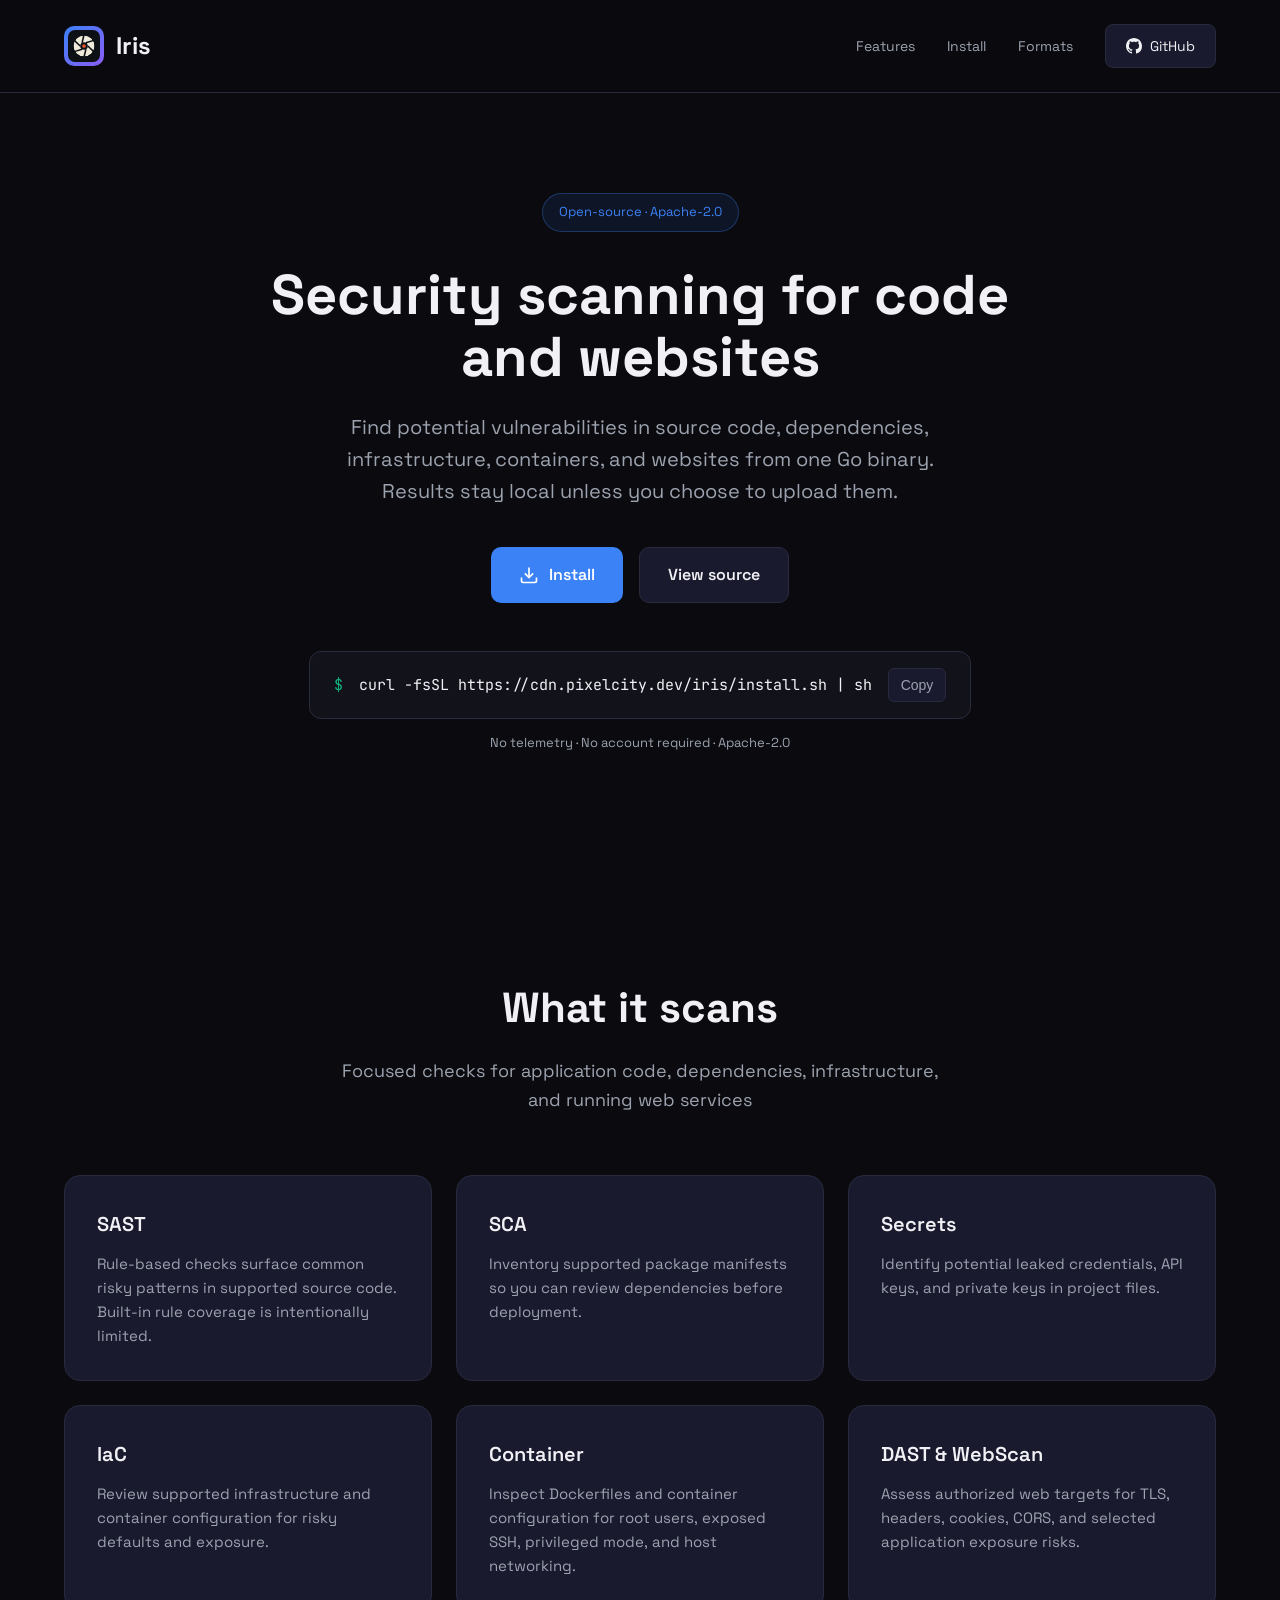
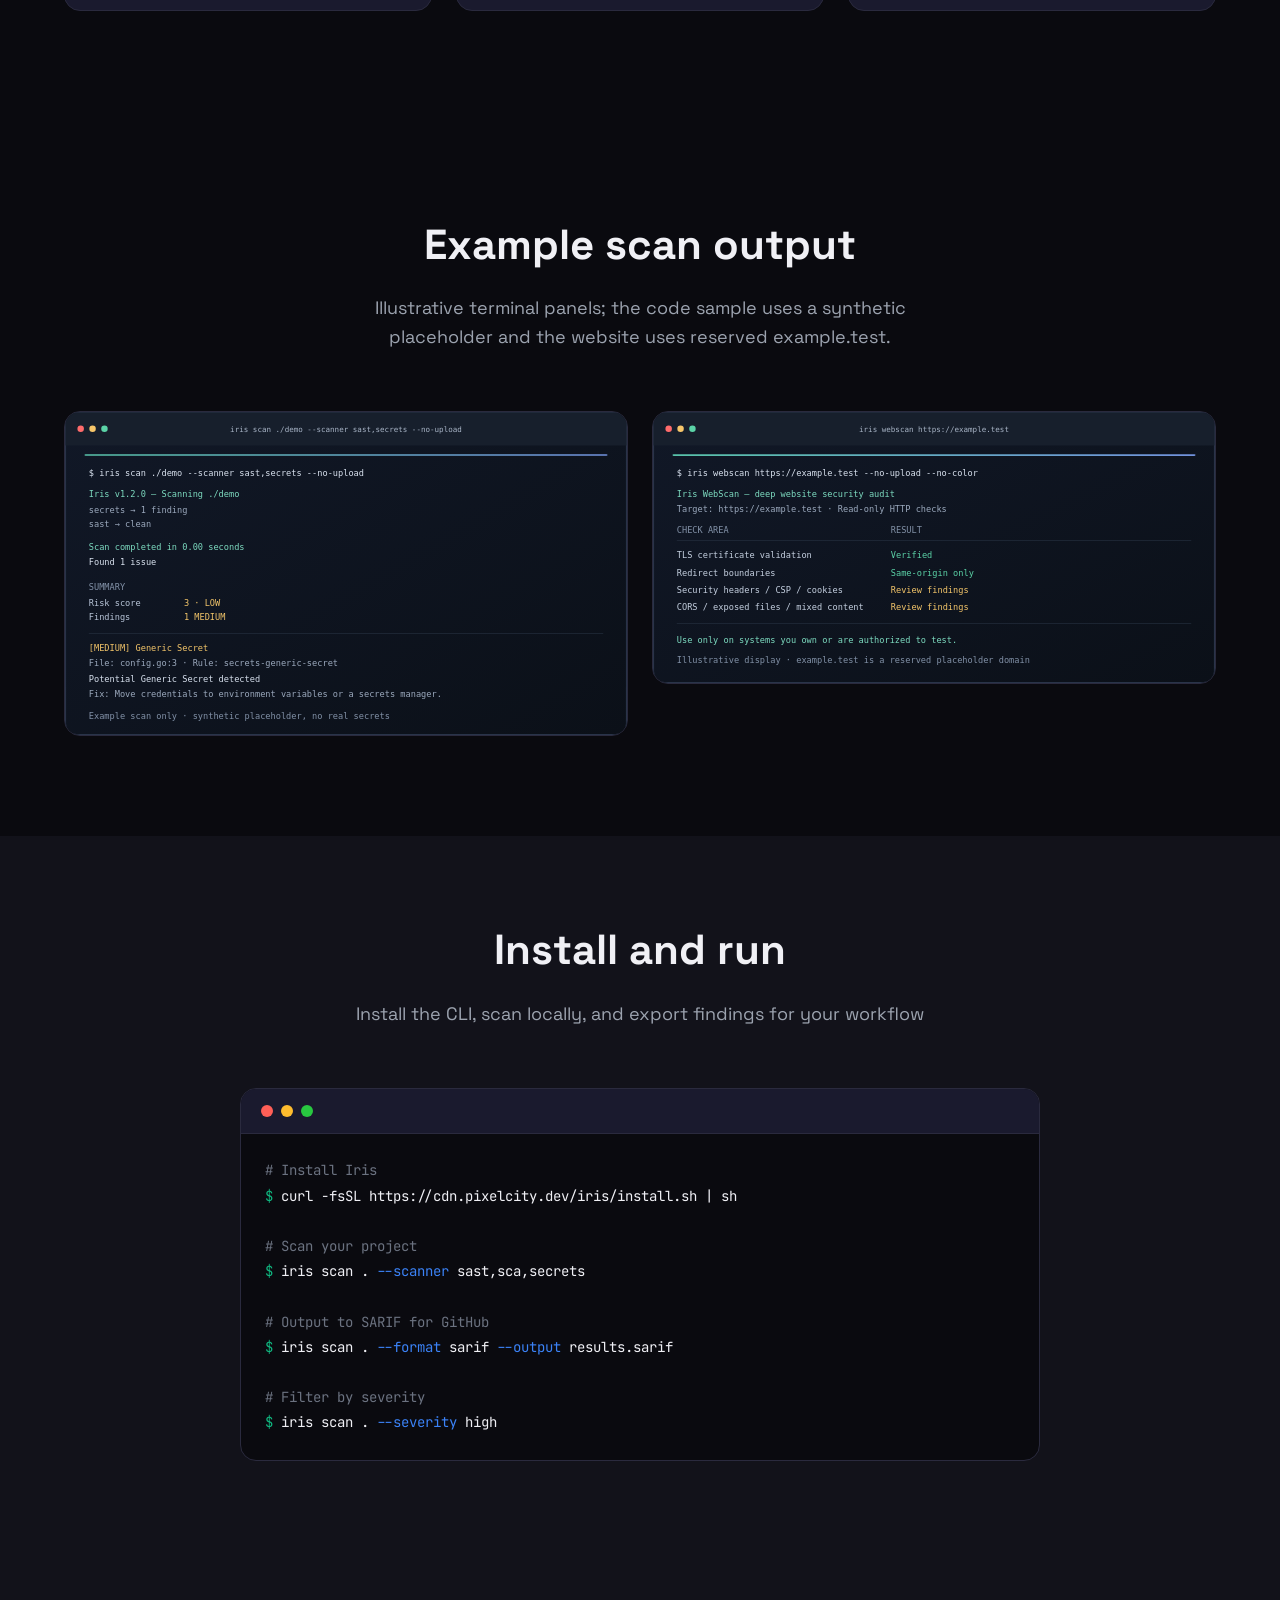
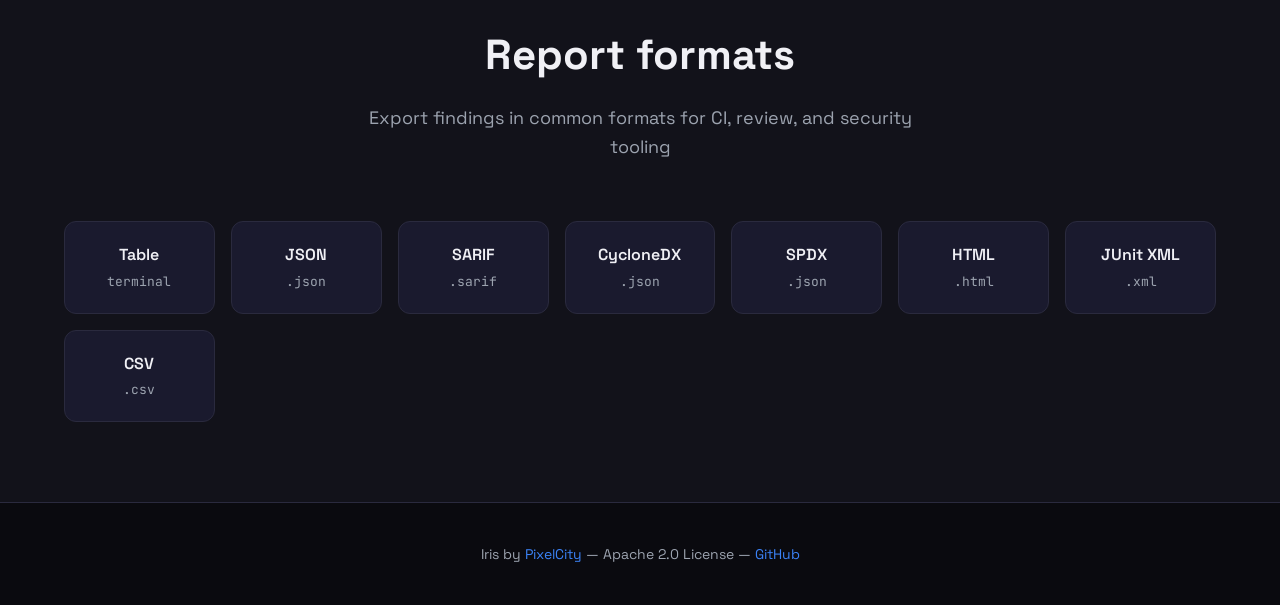
<file: landing/index.html>
<!DOCTYPE html>
<html lang="en">
<head>
    <meta charset="UTF-8">
    <meta name="viewport" content="width=device-width, initial-scale=1.0">
    <title>Iris — Open-Source Security Scanning CLI</title>
    <meta name="description" content="Scan source code, secrets, dependencies, infrastructure, containers, and websites with Iris, an open-source security CLI and CI tool.">
    <link rel="canonical" href="https://pixelcity.dev/iris">
    <meta name="theme-color" content="#0a0a0f">
    <meta property="og:type" content="website">
    <meta property="og:site_name" content="Iris">
    <meta property="og:title" content="Iris — Open-Source Security Scanning CLI">
    <meta property="og:description" content="One Go binary for secret scanning, SAST, dependency inventory, IaC, Dockerfile, DAST/WebScan, licenses, formatting, and SARIF output.">
    <meta property="og:url" content="https://pixelcity.dev/iris">
    <meta property="og:image" content="https://cdn.jsdelivr.net/gh/Pixelcity-dev/iris@master/assets/social-preview.png">
    <meta property="og:image:width" content="1200">
    <meta property="og:image:height" content="630">
    <meta property="og:image:alt" content="Iris — one binary, eleven security scans">
    <meta name="twitter:card" content="summary_large_image">
    <meta name="twitter:title" content="Iris — Open-Source Security Scanning CLI">
    <meta name="twitter:description" content="One Go binary for secret scanning, SAST, dependency inventory, IaC, Dockerfile, DAST/WebScan, licenses, formatting, and SARIF output.">
    <meta name="twitter:image" content="https://cdn.jsdelivr.net/gh/Pixelcity-dev/iris@master/assets/social-preview.png">
    <script type="application/ld+json">
    {
      "@context": "https://schema.org",
      "@type": "SoftwareApplication",
      "name": "Iris",
      "applicationCategory": "SecurityApplication",
      "operatingSystem": "Linux, macOS, Windows",
      "softwareVersion": "1.2.0",
      "description": "Open-source security toolkit for source code, secrets, dependencies, infrastructure, containers, and websites.",
      "url": "https://pixelcity.dev/iris",
      "codeRepository": "https://github.com/Pixelcity-dev/iris",
      "downloadUrl": "https://github.com/Pixelcity-dev/iris/releases",
      "license": "https://www.apache.org/licenses/LICENSE-2.0",
      "offers": { "@type": "Offer", "price": "0", "priceCurrency": "USD" }
    }
    </script>
    <link rel="icon" type="image/svg+xml" href="../assets/logo.svg">
    <link href="https://fonts.googleapis.com/css2?family=JetBrains+Mono:wght@400;500;700&family=Space+Grotesk:wght@400;500;600;700&display=swap" rel="stylesheet">
    <style>
        :root {
            --bg-primary: #0a0a0f;
            --bg-secondary: #12121a;
            --bg-card: #1a1a2e;
            --accent: #3b82f6;
            --accent-glow: rgba(59, 130, 246, 0.3);
            --green: #10b981;
            --red: #ef4444;
            --yellow: #f59e0b;
            --orange: #f97316;
            --cyan: #06b6d4;
            --purple: #8b5cf6;
            --text-primary: #f0f0f5;
            --text-secondary: #9ca3af;
            --border: #2a2a3e;
        }

        * {
            margin: 0;
            padding: 0;
            box-sizing: border-box;
        }

        body {
            font-family: 'Space Grotesk', sans-serif;
            background: var(--bg-primary);
            color: var(--text-primary);
            line-height: 1.6;
            overflow-x: hidden;
        }

        .mono {
            font-family: 'JetBrains Mono', monospace;
        }

        /* Container */
        .container {
            max-width: 1200px;
            margin: 0 auto;
            padding: 0 24px;
            position: relative;
            z-index: 1;
        }

        /* Header */
        header {
            padding: 24px 0;
            border-bottom: 1px solid var(--border);
            position: sticky;
            top: 0;
            background: rgba(10, 10, 15, 0.9);
            backdrop-filter: blur(20px);
            z-index: 100;
        }

        .header-content {
            display: flex;
            justify-content: space-between;
            align-items: center;
        }

        .logo {
            display: flex;
            align-items: center;
            gap: 12px;
            text-decoration: none;
            color: var(--text-primary);
        }

        .logo-icon {
            width: 40px;
            height: 40px;
            background: linear-gradient(135deg, var(--accent), var(--purple));
            border-radius: 10px;
            display: flex;
            align-items: center;
            justify-content: center;
            font-size: 20px;
        }

        .logo-text {
            font-size: 24px;
            font-weight: 700;
        }

        .logo-text span {
            color: var(--accent);
        }

        nav {
            display: flex;
            gap: 32px;
            align-items: center;
        }

        nav a {
            color: var(--text-secondary);
            text-decoration: none;
            font-size: 14px;
            transition: color 0.2s;
        }

        nav a:hover {
            color: var(--text-primary);
        }

        .github-btn {
            display: flex;
            align-items: center;
            gap: 8px;
            padding: 10px 20px;
            background: var(--bg-card);
            border: 1px solid var(--border);
            border-radius: 8px;
            color: var(--text-primary);
            text-decoration: none;
            font-size: 14px;
            transition: all 0.2s;
        }

        .github-btn:hover {
            border-color: var(--accent);
            background: rgba(59, 130, 246, 0.1);
        }

        /* Hero */
        .hero {
            padding: 100px 0 80px;
            text-align: center;
        }

        .hero-badge {
            display: inline-flex;
            align-items: center;
            gap: 8px;
            padding: 8px 16px;
            background: rgba(59, 130, 246, 0.1);
            border: 1px solid rgba(59, 130, 246, 0.3);
            border-radius: 100px;
            font-size: 13px;
            color: var(--accent);
            margin-bottom: 32px;
        }

        .hero h1 {
            font-size: 56px;
            font-weight: 700;
            line-height: 1.1;
            max-width: 760px;
            margin: 0 auto 24px;
            color: var(--text-primary);
        }

        .hero p {
            font-size: 20px;
            color: var(--text-secondary);
            max-width: 600px;
            margin: 0 auto 40px;
        }

        .hero-actions {
            display: flex;
            gap: 16px;
            justify-content: center;
            flex-wrap: wrap;
        }

        .btn {
            padding: 14px 28px;
            border-radius: 10px;
            font-size: 16px;
            font-weight: 600;
            text-decoration: none;
            display: inline-flex;
            align-items: center;
            gap: 10px;
            transition: all 0.2s;
            cursor: pointer;
            border: none;
        }

        .btn-primary {
            background: var(--accent);
            color: white;
        }

        .btn-primary:hover {
            background: #2563eb;
        }

        .btn-secondary {
            background: var(--bg-card);
            color: var(--text-primary);
            border: 1px solid var(--border);
        }

        .btn-secondary:hover {
            border-color: var(--accent);
            background: rgba(59, 130, 246, 0.1);
        }

        /* Install Command */
        .install-section {
            margin-top: 48px;
        }

        .install-box {
            display: inline-flex;
            align-items: center;
            gap: 16px;
            padding: 16px 24px;
            background: var(--bg-secondary);
            border: 1px solid var(--border);
            border-radius: 12px;
            font-family: 'JetBrains Mono', monospace;
            font-size: 15px;
        }

        .install-box .prompt {
            color: var(--green);
        }

        .install-box .command {
            color: var(--text-primary);
            user-select: all;
        }

        .copy-btn {
            padding: 8px 12px;
            background: var(--bg-card);
            border: 1px solid var(--border);
            border-radius: 6px;
            color: var(--text-secondary);
            cursor: pointer;
            font-size: 14px;
            transition: all 0.2s;
        }

        .copy-btn:hover {
            color: var(--accent);
            border-color: var(--accent);
        }

        /* Features */
        .features {
            padding: 100px 0;
        }

        .section-header {
            text-align: center;
            margin-bottom: 60px;
        }

        .section-header h2 {
            font-size: 42px;
            font-weight: 700;
            margin-bottom: 16px;
        }

        .section-header p {
            color: var(--text-secondary);
            font-size: 18px;
            max-width: 600px;
            margin: 0 auto;
        }

        .features-grid {
            display: grid;
            grid-template-columns: repeat(auto-fit, minmax(320px, 1fr));
            gap: 24px;
        }

        .feature-card {
            padding: 32px;
            background: var(--bg-card);
            border: 1px solid var(--border);
            border-radius: 16px;
            transition: all 0.3s;
        }

        .feature-card:hover {
            border-color: var(--accent);
        }

        .feature-card h3 {
            font-size: 20px;
            font-weight: 600;
            margin-bottom: 12px;
        }

        .feature-card p {
            color: var(--text-secondary);
            font-size: 15px;
        }

        /* Code Example */
        .code-section {
            padding: 80px 0;
            background: var(--bg-secondary);
        }

        .code-block {
            background: var(--bg-primary);
            border: 1px solid var(--border);
            border-radius: 16px;
            overflow: hidden;
            max-width: 800px;
            margin: 0 auto;
        }

        .code-header {
            display: flex;
            align-items: center;
            gap: 8px;
            padding: 16px 20px;
            background: var(--bg-card);
            border-bottom: 1px solid var(--border);
        }

        .code-dot {
            width: 12px;
            height: 12px;
            border-radius: 50%;
        }

        .code-dot.red { background: #ff5f57; }
        .code-dot.yellow { background: #febc2e; }
        .code-dot.green { background: #28c840; }

        .code-content {
            padding: 24px;
            font-family: 'JetBrains Mono', monospace;
            font-size: 14px;
            line-height: 1.8;
            overflow-x: auto;
        }

        .code-content .comment { color: #6b7280; }
        .code-content .command { color: #10b981; }
        .code-content .flag { color: #3b82f6; }
        .code-content .string { color: #f59e0b; }
        .code-content .output { color: #9ca3af; }

        /* Formats */
        .formats {
            padding: 80px 0;
            background: var(--bg-secondary);
        }

        .format-grid {
            display: grid;
            grid-template-columns: repeat(auto-fit, minmax(150px, 1fr));
            gap: 16px;
        }

        .format-item {
            padding: 20px;
            background: var(--bg-card);
            border: 1px solid var(--border);
            border-radius: 12px;
            text-align: center;
            transition: all 0.2s;
        }

        .format-item:hover {
            border-color: var(--accent);
        }

        .format-item .name {
            font-weight: 600;
            margin-bottom: 4px;
        }

        .format-item .ext {
            color: var(--text-secondary);
            font-size: 13px;
            font-family: 'JetBrains Mono', monospace;
        }

        /* Footer */
        footer {
            padding: 40px 0;
            border-top: 1px solid var(--border);
            text-align: center;
        }

        footer p {
            color: var(--text-secondary);
            font-size: 14px;
        }

        footer a {
            color: var(--accent);
            text-decoration: none;
        }

        footer a:hover {
            text-decoration: underline;
        }

        /* Responsive */
        @media (max-width: 768px) {
            .hero h1 {
                font-size: 42px;
            }

            nav {
                display: none;
            }
        }
    </style>
</head>
<body>
    <header>
        <div class="container">
            <div class="header-content">
                <a href="/" class="logo">
                    <div class="logo-icon"><img src="../assets/logo.svg" width="32" height="32" alt="" aria-hidden="true"></div>
                    <div class="logo-text">Iris</div>
                </a>
                <nav>
                    <a href="#features">Features</a>
                    <a href="#install">Install</a>
                    <a href="#formats">Formats</a>
                    <a href="https://github.com/Pixelcity-dev/iris" class="github-btn" target="_blank">
                        <svg width="16" height="16" viewBox="0 0 16 16" fill="currentColor">
                            <path d="M8 0C3.58 0 0 3.58 0 8c0 3.54 2.29 6.53 5.47 7.59.4.07.55-.17.55-.38 0-.19-.01-.82-.01-1.49-2.01.37-2.53-.49-2.69-.94-.09-.23-.48-.94-.82-1.13-.28-.15-.68-.52-.01-.53.63-.01 1.08.58 1.23.82.72 1.21 1.87.87 2.33.66.07-.52.28-.87.51-1.07-1.78-.2-3.64-.89-3.64-3.95 0-.87.31-1.59.82-2.15-.08-.2-.36-1.02.08-2.12 0 0 .67-.21 2.2.82.64-.18 1.32-.27 2-.27.68 0 1.36.09 2 .27 1.53-1.04 2.2-.82 2.2-.82.44 1.1.16 1.92.08 2.12.51.56.82 1.27.82 2.15 0 3.07-1.87 3.75-3.65 3.95.29.25.54.73.54 1.48 0 1.07-.01 1.93-.01 2.2 0 .21.15.46.55.38A8.013 8.013 0 0016 8c0-4.42-3.58-8-8-8z"/>
                        </svg>
                        GitHub
                    </a>
                </nav>
            </div>
        </div>
    </header>

    <section class="hero">
        <div class="container">
            <div class="hero-badge">Open-source · Apache-2.0</div>
            <h1>Security scanning for code and websites</h1>
            <p>Find potential vulnerabilities in source code, dependencies, infrastructure, containers, and websites from one Go binary. Results stay local unless you choose to upload them.</p>
            <div class="hero-actions">
                <a href="#install" class="btn btn-primary">
                    <svg width="20" height="20" viewBox="0 0 24 24" fill="none" stroke="currentColor" stroke-width="2">
                        <path d="M21 15v4a2 2 0 0 1-2 2H5a2 2 0 0 1-2-2v-4"/>
                        <polyline points="7 10 12 15 17 10"/>
                        <line x1="12" y1="15" x2="12" y2="3"/>
                    </svg>
                    Install
                </a>
                <a href="https://github.com/Pixelcity-dev/iris" class="btn btn-secondary" target="_blank">
                    View source
                </a>
            </div>
            <div class="install-section">
                <div class="install-box">
                    <span class="prompt">$</span>
                    <span class="command" id="install-cmd">curl -fsSL https://cdn.pixelcity.dev/iris/install.sh | sh</span>
                    <button class="copy-btn" onclick="copyInstall()">Copy</button>
                </div>
                <p style="margin-top:14px;color:var(--text-secondary);font-size:13px">No telemetry · No account required · Apache-2.0</p>
            </div>
        </div>
    </section>

    <section class="features" id="features">
        <div class="container">
            <div class="section-header">
                <h2>What it scans</h2>
                <p>Focused checks for application code, dependencies, infrastructure, and running web services</p>
            </div>
            <div class="features-grid">
                <div class="feature-card">
                    <h3>SAST</h3>
                    <p>Rule-based checks surface common risky patterns in supported source code. Built-in rule coverage is intentionally limited.</p>
                </div>
                <div class="feature-card">
                    <h3>SCA</h3>
                    <p>Inventory supported package manifests so you can review dependencies before deployment.</p>
                </div>
                <div class="feature-card">
                    <h3>Secrets</h3>
                    <p>Identify potential leaked credentials, API keys, and private keys in project files.</p>
                </div>
                <div class="feature-card">
                    <h3>IaC</h3>
                    <p>Review supported infrastructure and container configuration for risky defaults and exposure.</p>
                </div>
                <div class="feature-card">
                    <h3>Container</h3>
                    <p>Inspect Dockerfiles and container configuration for root users, exposed SSH, privileged mode, and host networking.</p>
                </div>
                <div class="feature-card">
                    <h3>DAST & WebScan</h3>
                    <p>Assess authorized web targets for TLS, headers, cookies, CORS, and selected application exposure risks.</p>
                </div>
            </div>
        </div>
    </section>

    <section class="features" aria-labelledby="sample-scans-title">
        <div class="container">
            <div class="section-header">
                <h2 id="sample-scans-title">Example scan output</h2>
                <p>Illustrative terminal panels; the code sample uses a synthetic placeholder and the website uses reserved example.test.</p>
            </div>
            <div class="features-grid">
                <img src="../assets/iris-demo-scan.svg" alt="Illustrative Iris source scan with one synthetic medium-severity credential finding" loading="lazy" style="width:100%;height:auto;border:1px solid var(--border);border-radius:16px">
                <img src="../assets/iris-demo-webscan.svg" alt="Illustrative Iris WebScan summary for example.test" loading="lazy" style="width:100%;height:auto;border:1px solid var(--border);border-radius:16px">
            </div>
        </div>
    </section>

    <section class="code-section" id="install">
        <div class="container">
            <div class="section-header">
                <h2>Install and run</h2>
                <p>Install the CLI, scan locally, and export findings for your workflow</p>
            </div>
            <div class="code-block">
                <div class="code-header">
                    <div class="code-dot red"></div>
                    <div class="code-dot yellow"></div>
                    <div class="code-dot green"></div>
                </div>
                <div class="code-content">
                    <span class="comment"># Install Iris</span><br>
                    <span class="command">$</span> curl -fsSL https://cdn.pixelcity.dev/iris/install.sh | sh<br><br>
                    <span class="comment"># Scan your project</span><br>
                    <span class="command">$</span> iris scan . <span class="flag">--scanner</span> sast,sca,secrets<br><br>
                    <span class="comment"># Output to SARIF for GitHub</span><br>
                    <span class="command">$</span> iris scan . <span class="flag">--format</span> sarif <span class="flag">--output</span> results.sarif<br><br>
                    <span class="comment"># Filter by severity</span><br>
                    <span class="command">$</span> iris scan . <span class="flag">--severity</span> high
                </div>
            </div>
        </div>
    </section>

    <section class="formats" id="formats">
        <div class="container">
            <div class="section-header">
                <h2>Report formats</h2>
                <p>Export findings in common formats for CI, review, and security tooling</p>
            </div>
            <div class="format-grid">
                <div class="format-item">
                    <div class="name">Table</div>
                    <div class="ext">terminal</div>
                </div>
                <div class="format-item">
                    <div class="name">JSON</div>
                    <div class="ext">.json</div>
                </div>
                <div class="format-item">
                    <div class="name">SARIF</div>
                    <div class="ext">.sarif</div>
                </div>
                <div class="format-item">
                    <div class="name">CycloneDX</div>
                    <div class="ext">.json</div>
                </div>
                <div class="format-item">
                    <div class="name">SPDX</div>
                    <div class="ext">.json</div>
                </div>
                <div class="format-item">
                    <div class="name">HTML</div>
                    <div class="ext">.html</div>
                </div>
                <div class="format-item">
                    <div class="name">JUnit XML</div>
                    <div class="ext">.xml</div>
                </div>
                <div class="format-item">
                    <div class="name">CSV</div>
                    <div class="ext">.csv</div>
                </div>
            </div>
        </div>
    </section>

    <footer>
        <div class="container">
            <p>Iris by <a href="https://pixelcity.top">PixelCity</a> — Apache 2.0 License — <a href="https://github.com/Pixelcity-dev/iris">GitHub</a></p>
        </div>
    </footer>

    <script>
        function copyInstall() {
            const cmd = document.getElementById('install-cmd').textContent;
            navigator.clipboard.writeText(cmd).then(() => {
                const btn = document.querySelector('.copy-btn');
                btn.textContent = 'Copied!';
                setTimeout(() => btn.textContent = 'Copy', 2000);
            });
        }

        // Smooth scroll
        document.querySelectorAll('a[href^="#"]').forEach(anchor => {
            anchor.addEventListener('click', function (e) {
                e.preventDefault();
                document.querySelector(this.getAttribute('href')).scrollIntoView({
                    behavior: 'smooth'
                });
            });
        });
    </script>
</body>
</html>
</file>
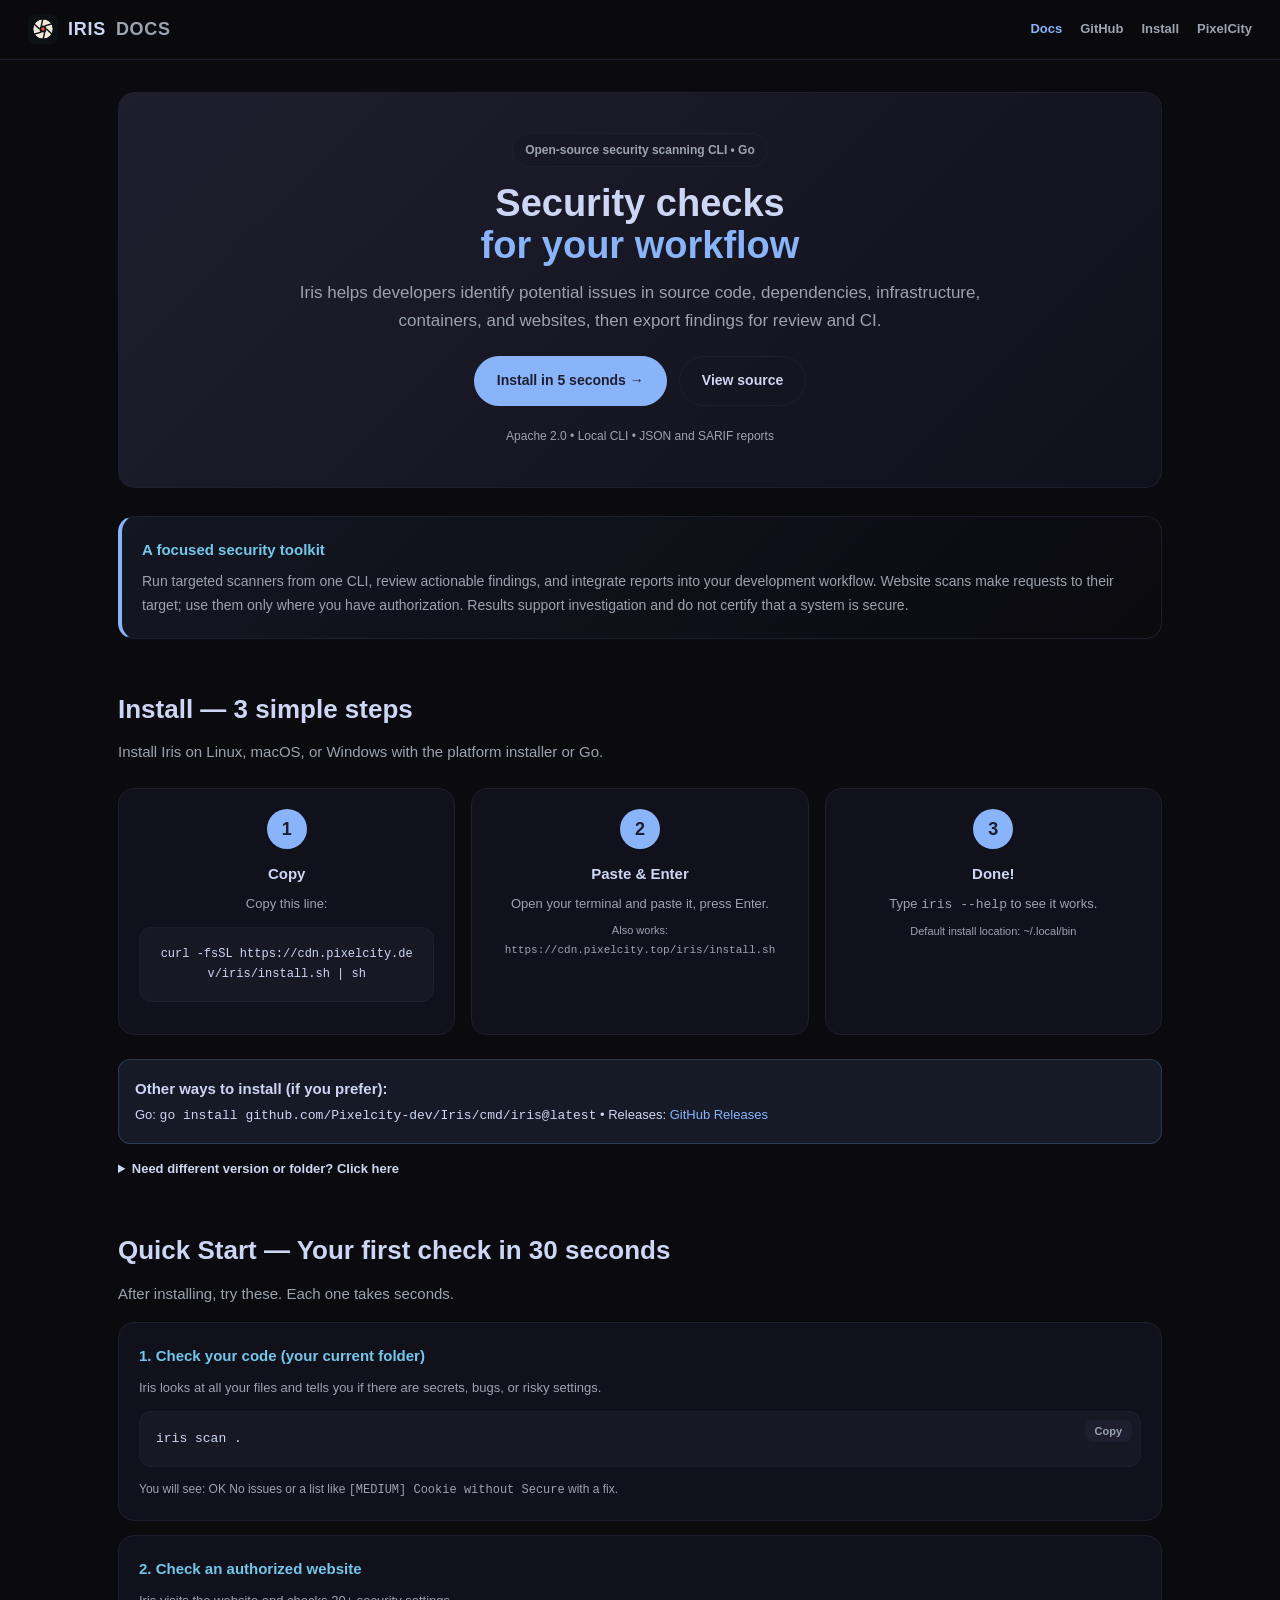
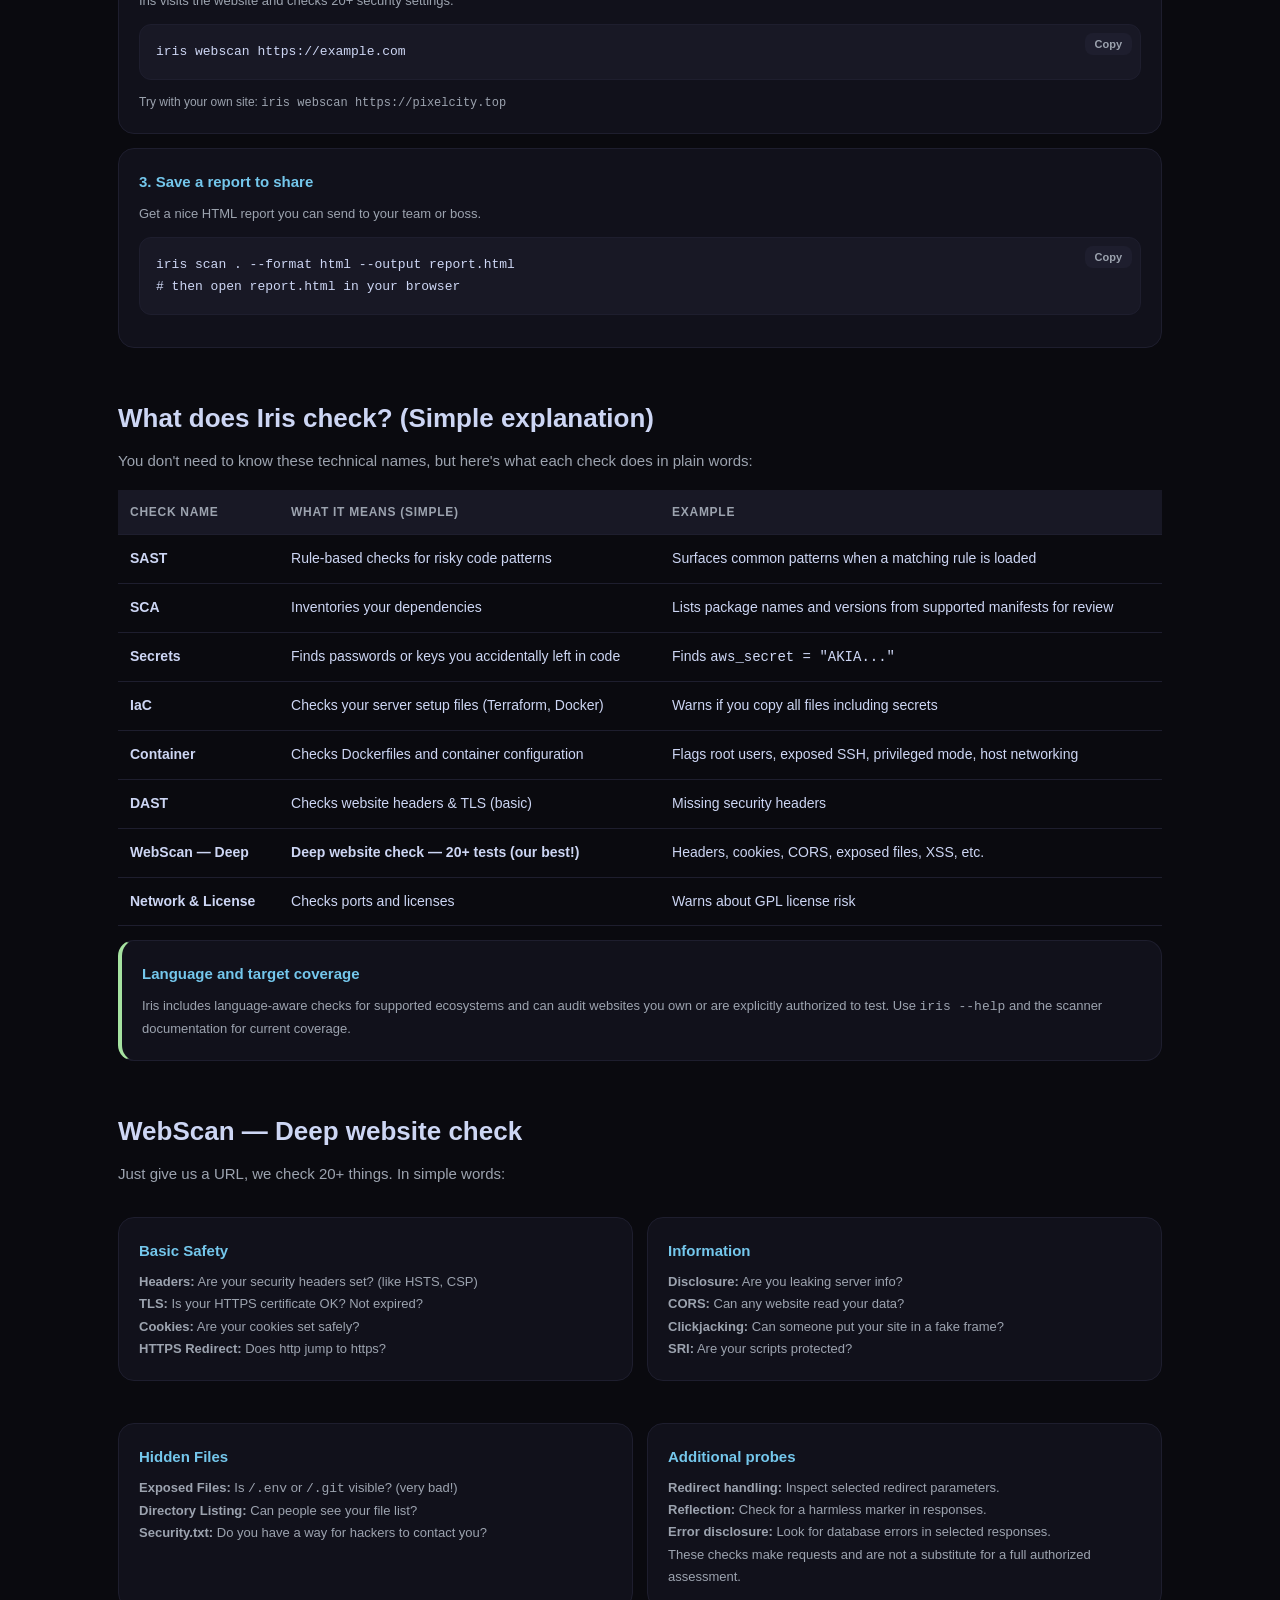
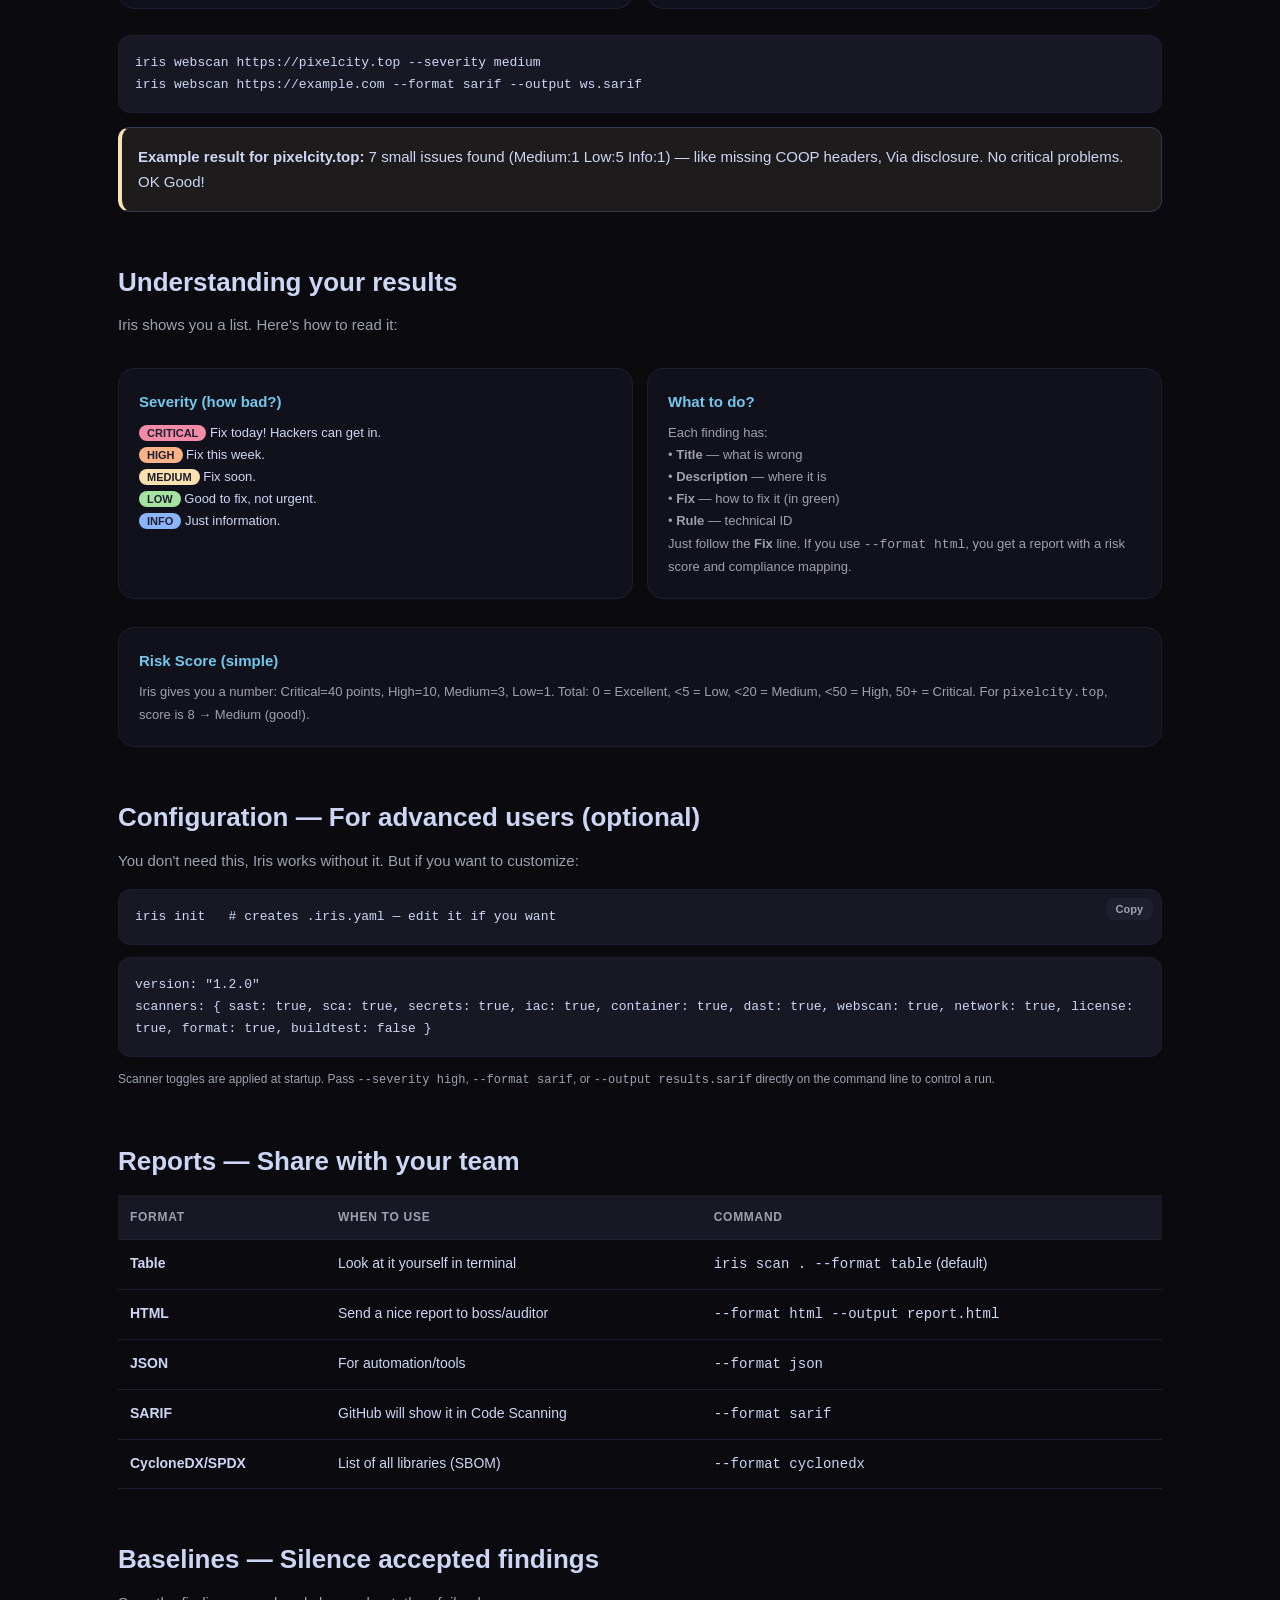
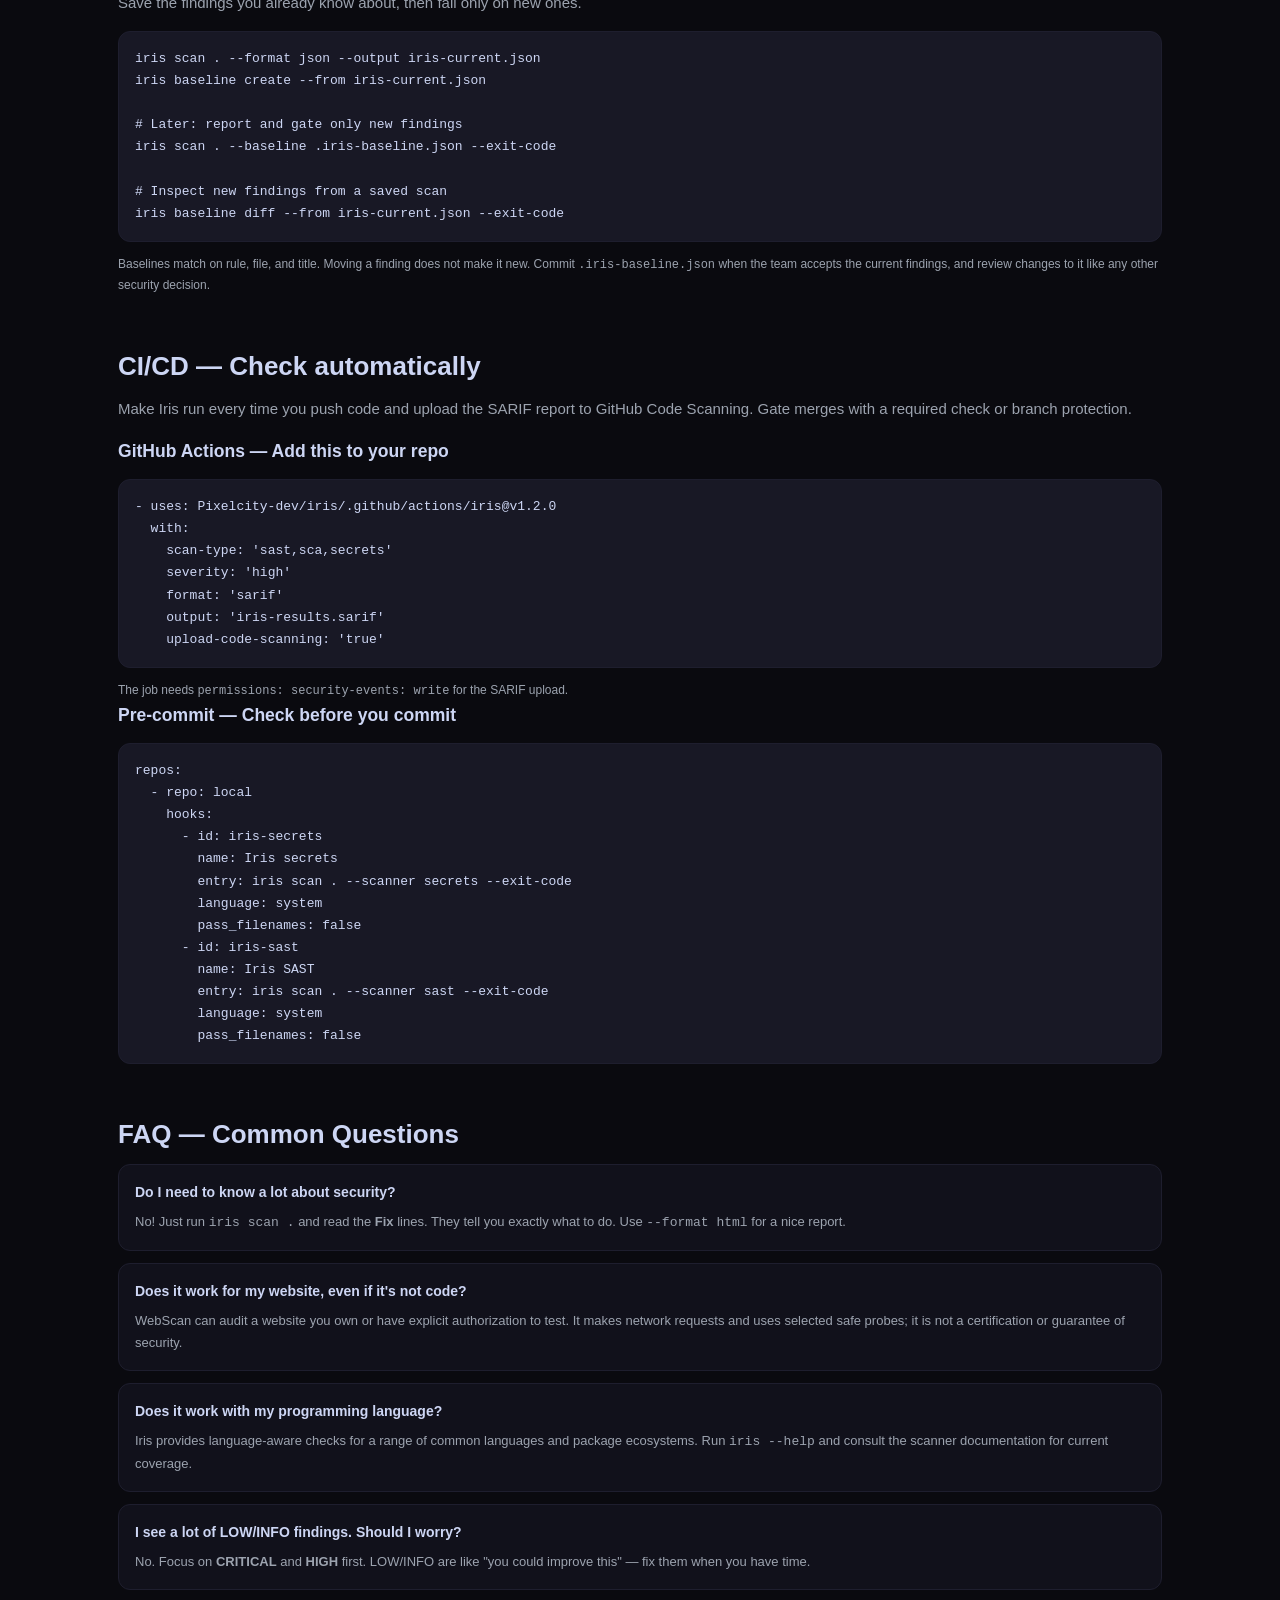
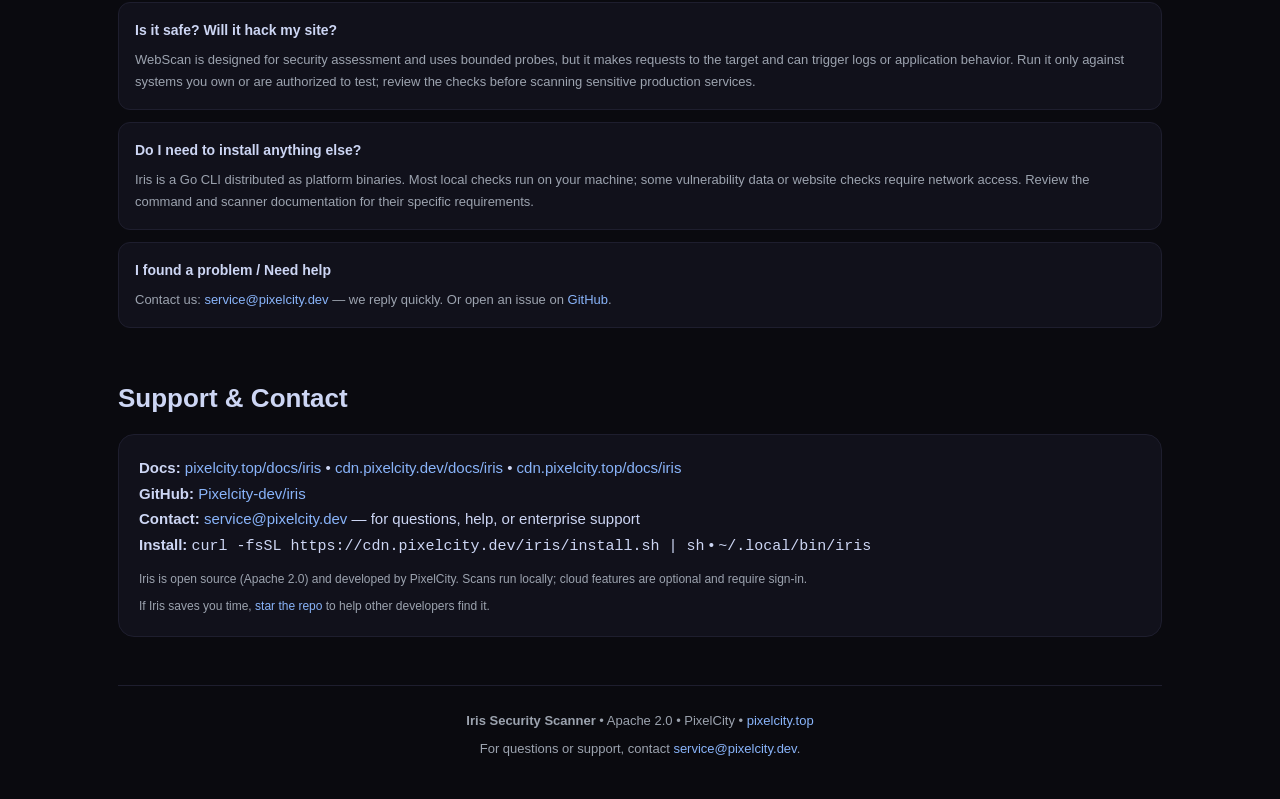
<file: docs/iris/index.html>
<!DOCTYPE html>
<html lang="en">
<head>
<meta charset="UTF-8">
<meta name="viewport" content="width=device-width, initial-scale=1.0">
<title>Iris Security Scanner — Documentation</title>
<meta name="description" content="Documentation for Iris, an open-source CLI for scanning source code, secrets, dependencies, infrastructure, containers, and websites.">
<link rel="canonical" href="https://pixelcity.top/docs/iris">
<meta name="theme-color" content="#0a0a0f">
<meta property="og:type" content="article">
<meta property="og:site_name" content="Iris">
<meta property="og:title" content="Iris Security Scanner — Documentation">
<meta property="og:description" content="Install Iris, run your first scan, understand findings, and add it to CI with SARIF output.">
<meta property="og:url" content="https://pixelcity.top/docs/iris">
<meta property="og:image" content="https://cdn.jsdelivr.net/gh/Pixelcity-dev/iris@master/assets/social-preview.png">
<meta property="og:image:width" content="1200">
<meta property="og:image:height" content="630">
<meta property="og:image:alt" content="Iris — one binary, eleven security scans">
<meta name="twitter:card" content="summary_large_image">
<meta name="twitter:title" content="Iris Security Scanner — Documentation">
<meta name="twitter:description" content="Install Iris, run your first scan, understand findings, and add it to CI with SARIF output.">
<meta name="twitter:image" content="https://cdn.jsdelivr.net/gh/Pixelcity-dev/iris@master/assets/social-preview.png">
<script type="application/ld+json">
{
  "@context": "https://schema.org",
  "@type": "TechArticle",
  "headline": "Iris Security Scanner — Documentation",
  "description": "Install Iris, run your first scan, understand findings, and add it to CI with SARIF output.",
  "url": "https://pixelcity.top/docs/iris",
  "author": { "@type": "Organization", "name": "PixelCity" },
  "about": { "@type": "SoftwareApplication", "name": "Iris", "applicationCategory": "SecurityApplication", "operatingSystem": "Linux, macOS, Windows" }
}
</script>
<style>
:root{--bg:#0a0a0f;--card:#11111b;--border:#1e1e2e;--text:#cdd6f4;--muted:#9ca3af;--accent:#89b4fa;--accent2:#74c7ec;--green:#a6e3a1;--yellow:#f9e2af;--red:#f38ba8;--radius:16px;--code:#181825}
*{margin:0;padding:0;box-sizing:border-box}
body{font-family:Inter,'Segoe UI',Roboto,Helvetica,Arial,sans-serif;background:var(--bg);color:var(--text);line-height:1.7;font-size:15px}
a{color:var(--accent);text-decoration:none}a:hover{text-decoration:underline}
.topbar{position:sticky;top:0;z-index:20;background:rgba(10,10,15,.9);backdrop-filter:blur(12px);border-bottom:1px solid var(--border);padding:14px 28px;display:flex;justify-content:space-between;align-items:center}
.brand{font-weight:900;letter-spacing:.04em;font-size:18px;display:flex;gap:10px;align-items:center}
.nav{display:flex;gap:18px;font-size:13px;font-weight:600}
.nav a{color:var(--muted)} .nav a:hover{color:var(--text)} .nav a.active{color:var(--accent)}
.container{max-width:1100px;margin:0 auto;padding:32px 28px}
.hero{border:1px solid var(--border);background:linear-gradient(135deg,#1e1e2e,#11111b);border-radius:var(--radius);padding:40px;margin-bottom:28px;text-align:center}
.hero h1{font-size:38px;font-weight:900;line-height:1.1;margin-bottom:12px}
.hero h1 span{color:var(--accent)}
.hero .subtitle{color:var(--muted);font-size:17px;max-width:700px;margin:0 auto 20px}
.badge{display:inline-flex;gap:6px;align-items:center;padding:6px 12px;border-radius:999px;background:var(--code);border:1px solid var(--border);font-size:12px;font-weight:700;color:var(--muted);margin-bottom:16px}
.cta{display:flex;gap:12px;flex-wrap:wrap;justify-content:center;margin:20px 0}
.btn{padding:12px 22px;border-radius:999px;font-weight:700;font-size:14px;border:1px solid var(--border);display:inline-flex;gap:8px;align-items:center;cursor:pointer}
.btn-primary{background:var(--accent);color:#1e1e2e;border-color:var(--accent)} .btn-primary:hover{background:#74c7ec}
.btn-ghost{background:transparent;color:var(--text)} .btn-ghost:hover{background:var(--card)}
.steps{display:grid;grid-template-columns:repeat(3,1fr);gap:16px;margin:24px 0}
.step{background:var(--card);border:1px solid var(--border);border-radius:var(--radius);padding:20px;text-align:center;position:relative}
.step .num{width:40px;height:40px;border-radius:50%;background:var(--accent);color:#1e1e2e;display:flex;align-items:center;justify-content:center;font-weight:900;margin:0 auto 12px;font-size:18px}
.step h3{font-size:15px;font-weight:800;margin-bottom:6px}
.step p{font-size:13px;color:var(--muted)}
.section{margin:48px 0}
.section h2{font-size:26px;font-weight:900;margin-bottom:8px;scroll-margin-top:90px;display:flex;gap:10px;align-items:center}
.section .lead{color:var(--muted);font-size:15px;margin-bottom:16px}
.card{background:var(--card);border:1px solid var(--border);border-radius:var(--radius);padding:20px;margin:14px 0}
.card h3{font-size:15px;font-weight:800;margin-bottom:8px;color:var(--accent2)}
.code{position:relative;background:var(--code);border:1px solid var(--border);border-radius:12px;padding:16px;font-family:ui-monospace,SFMono-Regular,Menlo,monospace;font-size:13px;overflow:auto;margin:12px 0;white-space:pre-wrap;word-break:break-all}
.code .copy{position:absolute;top:8px;right:8px;padding:5px 10px;border-radius:8px;background:var(--border);border:none;color:var(--muted);font-size:11px;cursor:pointer;font-weight:700}
.code .copy:hover{background:#2a2a3a;color:var(--text)}
.grid2{display:grid;grid-template-columns:1fr 1fr;gap:14px}
@media(max-width:900px){.steps{grid-template-columns:1fr}.grid2{grid-template-columns:1fr}}
.table{width:100%;border-collapse:collapse;margin:12px 0;font-size:14px}
.table th{text-align:left;padding:12px;background:var(--code);border-bottom:1px solid var(--border);font-size:12px;letter-spacing:.06em;text-transform:uppercase;color:var(--muted)}
.table td{padding:12px;border-bottom:1px solid var(--border);vertical-align:top}
.table td:first-child{font-weight:700}
.faq{display:grid;gap:12px}
.faq-item{background:var(--card);border:1px solid var(--border);border-radius:12px;padding:16px}
.faq-item h4{font-size:14px;font-weight:800;margin-bottom:6px;display:flex;gap:8px}
.faq-item p{font-size:13px;color:var(--muted)}
.footer{border-top:1px solid var(--border);margin-top:48px;padding:24px 0;text-align:center;color:var(--muted);font-size:13px}
.highlight{background:rgba(137,180,250,.1);border:1px solid rgba(137,180,250,.2);border-radius:12px;padding:16px;margin:14px 0}
</style>
</head>
<body>
<div class="topbar">
  <div class="brand"><img src="logo.svg" width="30" height="30" alt="" aria-hidden="true"> <b>IRIS</b> <span style="color:var(--muted);font-weight:600">DOCS</span></div>
  <div class="nav">
    <a href="https://pixelcity.top/docs/iris" class="active">Docs</a>
    <a href="https://github.com/Pixelcity-dev/iris">GitHub</a>
    <a href="https://cdn.pixelcity.dev/iris/install.sh">Install</a>
    <a href="https://pixelcity.top">PixelCity</a>
  </div>
</div>

<div class="container">

  <div class="hero">
    <div class="badge">Open-source security scanning CLI • Go</div>
    <h1>Security checks<br><span>for your workflow</span></h1>
    <p class="subtitle">Iris helps developers identify potential issues in source code, dependencies, infrastructure, containers, and websites, then export findings for review and CI.</p>
    <div class="cta">
      <a class="btn btn-primary" href="#install">Install in 5 seconds →</a>
      <a class="btn btn-ghost" href="https://github.com/Pixelcity-dev/iris">View source</a>
    </div>
    <p style="font-size:12px;color:var(--muted);margin-top:14px">Apache 2.0 • Local CLI • JSON and SARIF reports</p>
  </div>

  <div class="card" style="border-left:4px solid var(--accent);background:linear-gradient(135deg,rgba(137,180,250,.08),transparent)">
    <h3 style="margin:0 0 8px">A focused security toolkit</h3>
    <p style="font-size:14px;color:var(--muted)">Run targeted scanners from one CLI, review actionable findings, and integrate reports into your development workflow. Website scans make requests to their target; use them only where you have authorization. Results support investigation and do not certify that a system is secure.</p>
  </div>

  <section id="install" class="section">
    <h2>Install — 3 simple steps</h2>
    <p class="lead">Install Iris on Linux, macOS, or Windows with the platform installer or Go.</p>

    <div class="steps">
      <div class="step">
        <div class="num">1</div>
        <h3>Copy</h3>
        <p>Copy this line:</p>
        <div class="code" style="font-size:12px">curl -fsSL https://cdn.pixelcity.dev/iris/install.sh | sh</div>
      </div>
      <div class="step">
        <div class="num">2</div>
        <h3>Paste & Enter</h3>
        <p>Open your terminal and paste it, press Enter.</p>
        <p style="font-size:11px;color:var(--muted);margin-top:6px">Also works: <code>https://cdn.pixelcity.top/iris/install.sh</code></p>
      </div>
      <div class="step">
        <div class="num">3</div>
        <h3>Done!</h3>
        <p>Type <code>iris --help</code> to see it works.</p>
        <p style="font-size:11px;color:var(--muted);margin-top:6px">Default install location: ~/.local/bin</p>
      </div>
    </div>

    <div class="highlight">
      <strong>Other ways to install (if you prefer):</strong><br>
      <span style="font-size:13px">Go: <code>go install github.com/Pixelcity-dev/Iris/cmd/iris@latest</code> • Releases: <a href="https://github.com/Pixelcity-dev/iris/releases">GitHub Releases</a></span>
    </div>

    <details style="margin-top:12px">
      <summary style="cursor:pointer;font-weight:700;font-size:13px">Need different version or folder? Click here</summary>
      <div class="code">curl -fsSL https://cdn.pixelcity.dev/iris/install.sh | IRIS_VERSION=latest sh
curl -fsSL https://cdn.pixelcity.dev/iris/install.sh | INSTALL_DIR=/usr/local/bin sh
curl -fsSL https://cdn.pixelcity.dev/iris/install.sh | sh -s -- --help</div>
    </details>
  </section>

  <section id="quickstart" class="section">
    <h2>Quick Start — Your first check in 30 seconds</h2>
    <p class="lead">After installing, try these. Each one takes seconds.</p>

    <div class="card">
      <h3>1. Check your code (your current folder)</h3>
      <p style="font-size:13px;color:var(--muted)">Iris looks at all your files and tells you if there are secrets, bugs, or risky settings.</p>
      <div class="code"><button class="copy" onclick="navigator.clipboard.writeText('iris scan .')">Copy</button>iris scan .</div>
      <p style="font-size:12px;color:var(--muted)">You will see: OK No issues or a list like <code>[MEDIUM] Cookie without Secure</code> with a fix.</p>
    </div>

    <div class="card">
      <h3>2. Check an authorized website</h3>
      <p style="font-size:13px;color:var(--muted)">Iris visits the website and checks 20+ security settings.</p>
      <div class="code"><button class="copy" onclick="navigator.clipboard.writeText('iris webscan https://example.com')">Copy</button>iris webscan https://example.com</div>
      <p style="font-size:12px;color:var(--muted)">Try with your own site: <code>iris webscan https://pixelcity.top</code></p>
    </div>

    <div class="card">
      <h3>3. Save a report to share</h3>
      <p style="font-size:13px;color:var(--muted)">Get a nice HTML report you can send to your team or boss.</p>
      <div class="code"><button class="copy" onclick="navigator.clipboard.writeText('iris scan . --format html --output report.html')">Copy</button>iris scan . --format html --output report.html
# then open report.html in your browser</div>
    </div>
  </section>

  <section id="scanners" class="section">
    <h2>What does Iris check? (Simple explanation)</h2>
    <p class="lead">You don't need to know these technical names, but here's what each check does in plain words:</p>

    <table class="table">
      <tr><th>Check Name</th><th>What it means (simple)</th><th>Example</th></tr>
      <tr><td>SAST</td><td>Rule-based checks for risky code patterns</td><td>Surfaces common patterns when a matching rule is loaded</td></tr>
      <tr><td>SCA</td><td>Inventories your dependencies</td><td>Lists package names and versions from supported manifests for review</td></tr>
      <tr><td>Secrets</td><td>Finds passwords or keys you accidentally left in code</td><td>Finds <code>aws_secret = "AKIA..."</code></td></tr>
      <tr><td>IaC</td><td>Checks your server setup files (Terraform, Docker)</td><td>Warns if you copy all files including secrets</td></tr>
      <tr><td>Container</td><td>Checks Dockerfiles and container configuration</td><td>Flags root users, exposed SSH, privileged mode, host networking</td></tr>
      <tr><td>DAST</td><td>Checks website headers & TLS (basic)</td><td>Missing security headers</td></tr>
      <tr><td><b>WebScan — Deep</b></td><td><b>Deep website check — 20+ tests (our best!)</b></td><td>Headers, cookies, CORS, exposed files, XSS, etc.</td></tr>
      <tr><td>Network & License</td><td>Checks ports and licenses</td><td>Warns about GPL license risk</td></tr>
    </table>

    <div class="card" style="border-left:4px solid var(--green)">
      <h3>Language and target coverage</h3>
      <p style="font-size:13px;color:var(--muted)">Iris includes language-aware checks for supported ecosystems and can audit websites you own or are explicitly authorized to test. Use <code>iris --help</code> and the scanner documentation for current coverage.</p>
    </div>
  </section>

  <section id="webscan-detail" class="section">
    <h2>WebScan — Deep website check</h2>
    <p class="lead">Just give us a URL, we check 20+ things. In simple words:</p>
    <div class="grid2">
      <div class="card">
        <h3>Basic Safety</h3>
        <p style="font-size:13px;color:var(--muted)"><b>Headers:</b> Are your security headers set? (like HSTS, CSP)<br><b>TLS:</b> Is your HTTPS certificate OK? Not expired?<br><b>Cookies:</b> Are your cookies set safely?<br><b>HTTPS Redirect:</b> Does http jump to https?</p>
      </div>
      <div class="card">
        <h3>Information</h3>
        <p style="font-size:13px;color:var(--muted)"><b>Disclosure:</b> Are you leaking server info?<br><b>CORS:</b> Can any website read your data?<br><b>Clickjacking:</b> Can someone put your site in a fake frame?<br><b>SRI:</b> Are your scripts protected?</p>
      </div>
      <div class="card">
        <h3>Hidden Files</h3>
        <p style="font-size:13px;color:var(--muted)"><b>Exposed Files:</b> Is <code>/.env</code> or <code>/.git</code> visible? (very bad!)<br><b>Directory Listing:</b> Can people see your file list?<br><b>Security.txt:</b> Do you have a way for hackers to contact you?</p>
      </div>
      <div class="card">
        <h3>Additional probes</h3>
        <p style="font-size:13px;color:var(--muted)"><b>Redirect handling:</b> Inspect selected redirect parameters.<br><b>Reflection:</b> Check for a harmless marker in responses.<br><b>Error disclosure:</b> Look for database errors in selected responses.<br>These checks make requests and are not a substitute for a full authorized assessment.</p>
      </div>
    </div>
    <div class="code">iris webscan https://pixelcity.top --severity medium
iris webscan https://example.com --format sarif --output ws.sarif</div>
    <div class="highlight" style="border-left:4px solid var(--yellow);background:rgba(249,226,175,.08)">
      <strong>Example result for pixelcity.top:</strong> 7 small issues found (Medium:1 Low:5 Info:1) — like missing COOP headers, Via disclosure. No critical problems. OK Good!
    </div>
  </section>

  <section id="understand" class="section">
    <h2>Understanding your results</h2>
    <p class="lead">Iris shows you a list. Here's how to read it:</p>
    <div class="grid2">
      <div class="card">
        <h3>Severity (how bad?)</h3>
        <p style="font-size:13px"><span style="background:#f38ba8;color:#1e1e2e;padding:2px 8px;border-radius:999px;font-weight:700;font-size:11px">CRITICAL</span> Fix today! Hackers can get in.<br>
        <span style="background:#fab387;color:#1e1e2e;padding:2px 8px;border-radius:999px;font-weight:700;font-size:11px">HIGH</span> Fix this week.<br>
        <span style="background:#f9e2af;color:#1e1e2e;padding:2px 8px;border-radius:999px;font-weight:700;font-size:11px">MEDIUM</span> Fix soon.<br>
        <span style="background:#a6e3a1;color:#1e1e2e;padding:2px 8px;border-radius:999px;font-weight:700;font-size:11px">LOW</span> Good to fix, not urgent.<br>
        <span style="background:#89b4fa;color:#1e1e2e;padding:2px 8px;border-radius:999px;font-weight:700;font-size:11px">INFO</span> Just information.</p>
      </div>
      <div class="card">
        <h3>What to do?</h3>
        <p style="font-size:13px;color:var(--muted)">Each finding has:<br>• <b>Title</b> — what is wrong<br>• <b>Description</b> — where it is<br>• <b>Fix</b> — how to fix it (in green)<br>• <b>Rule</b> — technical ID<br>Just follow the <b>Fix</b> line. If you use <code>--format html</code>, you get a report with a risk score and compliance mapping.</p>
      </div>
    </div>
    <div class="card">
      <h3>Risk Score (simple)</h3>
      <p style="font-size:13px;color:var(--muted)">Iris gives you a number: Critical=40 points, High=10, Medium=3, Low=1. Total: 0 = Excellent, &lt;5 = Low, &lt;20 = Medium, &lt;50 = High, 50+ = Critical. For <code>pixelcity.top</code>, score is 8 → Medium (good!).</p>
    </div>
  </section>

  <section id="configuration" class="section">
    <h2>Configuration — For advanced users (optional)</h2>
    <p class="lead">You don't need this, Iris works without it. But if you want to customize:</p>
    <div class="code"><button class="copy" onclick="navigator.clipboard.writeText('iris init')">Copy</button>iris init   # creates .iris.yaml — edit it if you want</div>
    <div class="code">version: "1.2.0"
scanners: { sast: true, sca: true, secrets: true, iac: true, container: true, dast: true, webscan: true, network: true, license: true, format: true, buildtest: false }</div>
    <p style="font-size:12px;color:var(--muted)">Scanner toggles are applied at startup. Pass <code>--severity high</code>, <code>--format sarif</code>, or <code>--output results.sarif</code> directly on the command line to control a run.</p>
  </section>

  <section id="reporting" class="section">
    <h2>Reports — Share with your team</h2>
    <table class="table">
      <tr><th>Format</th><th>When to use</th><th>Command</th></tr>
      <tr><td><b>Table</b></td><td>Look at it yourself in terminal</td><td><code>iris scan . --format table</code> (default)</td></tr>
      <tr><td><b>HTML</b></td><td>Send a nice report to boss/auditor</td><td><code>--format html --output report.html</code></td></tr>
      <tr><td><b>JSON</b></td><td>For automation/tools</td><td><code>--format json</code></td></tr>
      <tr><td><b>SARIF</b></td><td>GitHub will show it in Code Scanning</td><td><code>--format sarif</code></td></tr>
      <tr><td><b>CycloneDX/SPDX</b></td><td>List of all libraries (SBOM)</td><td><code>--format cyclonedx</code></td></tr>
    </table>
  </section>

  <section id="baselines" class="section">
    <h2>Baselines — Silence accepted findings</h2>
    <p class="lead">Save the findings you already know about, then fail only on new ones.</p>
    <div class="code">iris scan . --format json --output iris-current.json
iris baseline create --from iris-current.json

# Later: report and gate only new findings
iris scan . --baseline .iris-baseline.json --exit-code

# Inspect new findings from a saved scan
iris baseline diff --from iris-current.json --exit-code</div>
    <p style="font-size:12px;color:var(--muted)">Baselines match on rule, file, and title. Moving a finding does not make it new. Commit <code>.iris-baseline.json</code> when the team accepts the current findings, and review changes to it like any other security decision.</p>
  </section>

  <section id="cicd" class="section">
    <h2>CI/CD — Check automatically</h2>
    <p class="lead">Make Iris run every time you push code and upload the SARIF report to GitHub Code Scanning. Gate merges with a required check or branch protection.</p>
    <h3>GitHub Actions — Add this to your repo</h3>
    <div class="code">- uses: Pixelcity-dev/iris/.github/actions/iris@v1.2.0
  with:
    scan-type: 'sast,sca,secrets'
    severity: 'high'
    format: 'sarif'
    output: 'iris-results.sarif'
    upload-code-scanning: 'true'</div>
    <p style="font-size:12px;color:var(--muted)">The job needs <code>permissions: security-events: write</code> for the SARIF upload.</p>
    <h3>Pre-commit — Check before you commit</h3>
    <div class="code">repos:
  - repo: local
    hooks:
      - id: iris-secrets
        name: Iris secrets
        entry: iris scan . --scanner secrets --exit-code
        language: system
        pass_filenames: false
      - id: iris-sast
        name: Iris SAST
        entry: iris scan . --scanner sast --exit-code
        language: system
        pass_filenames: false</div>
  </section>

  <section id="faq" class="section">
    <h2>FAQ — Common Questions</h2>
    <div class="faq">
      <div class="faq-item">
        <h4>Do I need to know a lot about security?</h4>
        <p>No! Just run <code>iris scan .</code> and read the <b>Fix</b> lines. They tell you exactly what to do. Use <code>--format html</code> for a nice report.</p>
      </div>
      <div class="faq-item">
        <h4>Does it work for my website, even if it's not code?</h4>
        <p>WebScan can audit a website you own or have explicit authorization to test. It makes network requests and uses selected safe probes; it is not a certification or guarantee of security.</p>
      </div>
      <div class="faq-item">
        <h4>Does it work with my programming language?</h4>
        <p>Iris provides language-aware checks for a range of common languages and package ecosystems. Run <code>iris --help</code> and consult the scanner documentation for current coverage.</p>
      </div>
      <div class="faq-item">
        <h4>I see a lot of LOW/INFO findings. Should I worry?</h4>
        <p>No. Focus on <b>CRITICAL</b> and <b>HIGH</b> first. LOW/INFO are like "you could improve this" — fix them when you have time.</p>
      </div>
      <div class="faq-item">
        <h4>Is it safe? Will it hack my site?</h4>
        <p>WebScan is designed for security assessment and uses bounded probes, but it makes requests to the target and can trigger logs or application behavior. Run it only against systems you own or are authorized to test; review the checks before scanning sensitive production services.</p>
      </div>
      <div class="faq-item">
        <h4>Do I need to install anything else?</h4>
        <p>Iris is a Go CLI distributed as platform binaries. Most local checks run on your machine; some vulnerability data or website checks require network access. Review the command and scanner documentation for their specific requirements.</p>
      </div>
      <div class="faq-item">
        <h4>I found a problem / Need help</h4>
        <p>Contact us: <a href="mailto:service@pixelcity.dev">service@pixelcity.dev</a> — we reply quickly. Or open an issue on <a href="https://github.com/Pixelcity-dev/iris">GitHub</a>.</p>
      </div>
    </div>
  </section>

  <section id="support" class="section">
    <h2>Support & Contact</h2>
    <div class="card">
      <p><strong>Docs:</strong> <a href="https://pixelcity.top/docs/iris">pixelcity.top/docs/iris</a> • <a href="https://cdn.pixelcity.dev/docs/iris">cdn.pixelcity.dev/docs/iris</a> • <a href="https://cdn.pixelcity.top/docs/iris">cdn.pixelcity.top/docs/iris</a></p>
      <p><strong>GitHub:</strong> <a href="https://github.com/Pixelcity-dev/iris">Pixelcity-dev/iris</a></p>
      <p><strong>Contact:</strong> <a href="mailto:service@pixelcity.dev">service@pixelcity.dev</a> — for questions, help, or enterprise support</p>
      <p><strong>Install:</strong> <code>curl -fsSL https://cdn.pixelcity.dev/iris/install.sh | sh</code> • <code>~/.local/bin/iris</code></p>
      <p style="font-size:12px;color:var(--muted);margin-top:10px">Iris is open source (Apache 2.0) and developed by PixelCity. Scans run locally; cloud features are optional and require sign-in.</p>
      <p style="font-size:12px;color:var(--muted);margin-top:6px">If Iris saves you time, <a href="https://github.com/Pixelcity-dev/iris/stargazers">star the repo</a> to help other developers find it.</p>
    </div>
  </section>

  <div class="footer">
    <p><strong>Iris Security Scanner</strong> • Apache 2.0 • PixelCity • <a href="https://pixelcity.top">pixelcity.top</a></p>
    <p style="margin-top:6px">For questions or support, contact <a href="mailto:service@pixelcity.dev">service@pixelcity.dev</a>.</p>
  </div>
</main>
</div>

<script>
document.querySelectorAll('.sidebar a').forEach(a=>{
  a.addEventListener('click',e=>{
    document.querySelectorAll('.sidebar a').forEach(x=>x.classList.remove('active'));
    e.target.classList.add('active');
  });
});
document.querySelectorAll('.code .copy').forEach(b=>{
  b.addEventListener('click',()=>{
    const t=b.nextElementSibling.innerText;
    navigator.clipboard.writeText(t);
    const o=b.innerText; b.innerText='Copied!'; setTimeout(()=>b.innerText=o,1200);
  });
});
</script>
</body>
</html>
</file>
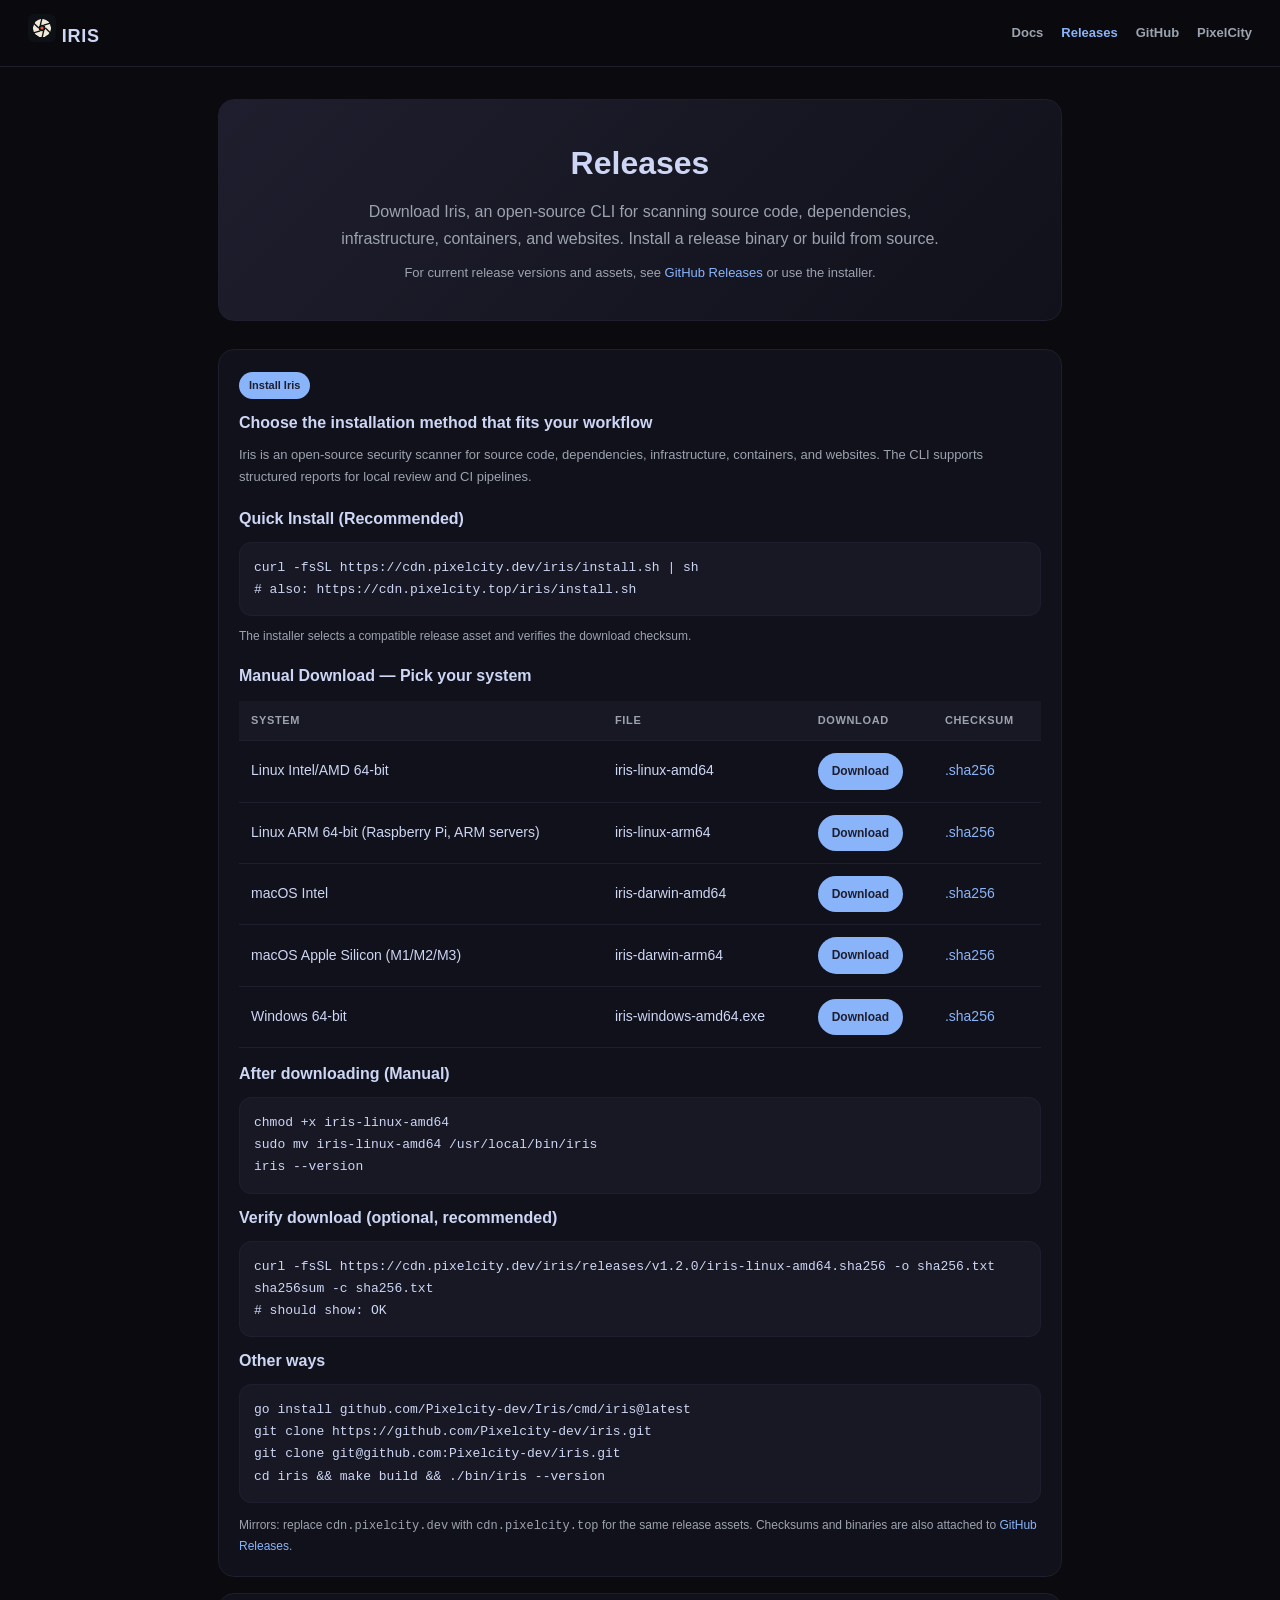
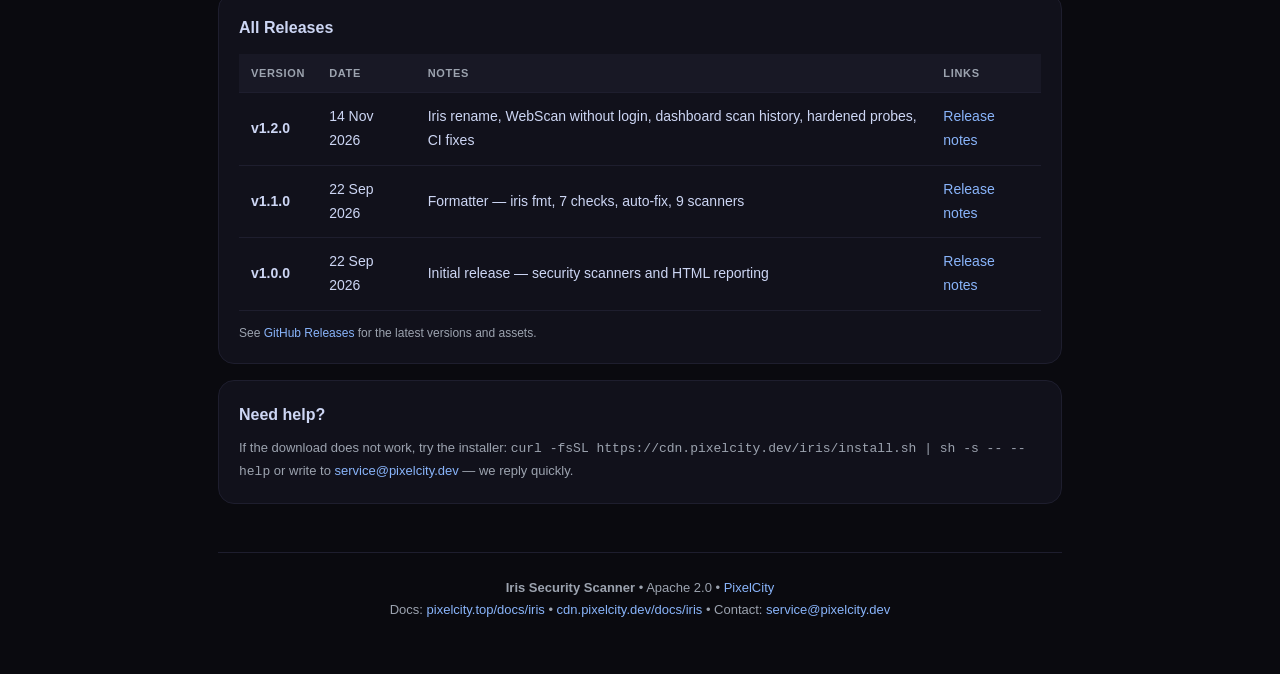
<file: docs/releases/index.html>
<!DOCTYPE html>
<html lang="en">
<head>
<meta charset="UTF-8">
<meta name="viewport" content="width=device-width, initial-scale=1.0">
<title>Iris Releases — Security Scanner Downloads</title>
<meta name="description" content="Download Iris v1.2.0 for Linux, macOS, and Windows, or install it with one command.">
<link rel="canonical" href="https://pixelcity.top/releases">
<meta name="theme-color" content="#0a0a0f">
<meta property="og:type" content="website">
<meta property="og:site_name" content="Iris">
<meta property="og:title" content="Iris Releases — Security Scanner Downloads">
<meta property="og:description" content="Download Iris v1.2.0 for Linux, macOS, and Windows, or install it with one command.">
<meta property="og:url" content="https://pixelcity.top/releases">
<meta property="og:image" content="https://cdn.jsdelivr.net/gh/Pixelcity-dev/iris@master/assets/social-preview.png">
<meta property="og:image:width" content="1200">
<meta property="og:image:height" content="630">
<meta property="og:image:alt" content="Iris — one binary, eleven security scans">
<meta name="twitter:card" content="summary_large_image">
<meta name="twitter:title" content="Iris Releases — Security Scanner Downloads">
<meta name="twitter:description" content="Download Iris v1.2.0 for Linux, macOS, and Windows, or install it with one command.">
<meta name="twitter:image" content="https://cdn.jsdelivr.net/gh/Pixelcity-dev/iris@master/assets/social-preview.png">
<style>
:root{--bg:#0a0a0f;--card:#11111b;--border:#1e1e2e;--text:#cdd6f4;--muted:#9ca3af;--accent:#89b4fa;--radius:16px;--code:#181825}
*{margin:0;padding:0;box-sizing:border-box}
body{font-family:Inter,'Segoe UI',Roboto,Helvetica,Arial,sans-serif;background:var(--bg);color:var(--text);line-height:1.7}
a{color:var(--accent);text-decoration:none} a:hover{text-decoration:underline}
.topbar{position:sticky;top:0;z-index:20;background:rgba(10,10,15,.9);backdrop-filter:blur(12px);border-bottom:1px solid var(--border);padding:14px 28px;display:flex;justify-content:space-between;align-items:center}
.brand{font-weight:900;letter-spacing:.04em;font-size:18px}
.nav{display:flex;gap:18px;font-size:13px;font-weight:600}
.nav a{color:var(--muted)} .nav a.active{color:var(--accent)}
.container{max-width:900px;margin:0 auto;padding:32px 28px}
.hero{border:1px solid var(--border);background:linear-gradient(135deg,#1e1e2e,#11111b);border-radius:var(--radius);padding:36px;text-align:center;margin-bottom:28px}
.hero h1{font-size:32px;font-weight:900;margin-bottom:8px}
.hero p{color:var(--muted);max-width:600px;margin:0 auto}
.card{background:var(--card);border:1px solid var(--border);border-radius:var(--radius);padding:20px;margin:16px 0}
.card h3{font-size:16px;font-weight:800;margin-bottom:8px}
.badge{display:inline-block;padding:4px 10px;border-radius:999px;background:var(--accent);color:#1e1e2e;font-size:11px;font-weight:800;margin-bottom:10px}
.table{width:100%;border-collapse:collapse;margin:12px 0;font-size:14px}
.table th{text-align:left;padding:10px 12px;background:var(--code);border-bottom:1px solid var(--border);font-size:11px;letter-spacing:.06em;text-transform:uppercase;color:var(--muted)}
.table td{padding:12px;border-bottom:1px solid var(--border)}
.btn{display:inline-flex;align-items:center;gap:6px;padding:8px 14px;border-radius:999px;background:var(--accent);color:#1e1e2e;font-weight:700;font-size:12px;border:none;cursor:pointer;text-decoration:none}
.btn:hover{background:#74c7ec}
.code{background:var(--code);border:1px solid var(--border);border-radius:12px;padding:14px;font-family:ui-monospace,monospace;font-size:13px;overflow:auto;margin:10px 0;white-space:pre-wrap;word-break:break-all}
.footer{border-top:1px solid var(--border);margin-top:48px;padding:24px 0;text-align:center;color:var(--muted);font-size:13px}
</style>
</head>
<body>
<div class="topbar">
  <div class="brand"><img src="/assets/logo.svg" width="28" height="28" alt="" aria-hidden="true"> IRIS</div>
  <div class="nav">
    <a href="/docs/iris">Docs</a>
    <a href="/releases" class="active">Releases</a>
    <a href="https://github.com/Pixelcity-dev/iris">GitHub</a>
    <a href="https://pixelcity.top">PixelCity</a>
  </div>
</div>
<div class="container">
  <div class="hero">
    <h1>Releases</h1>
    <p>Download Iris, an open-source CLI for scanning source code, dependencies, infrastructure, containers, and websites. Install a release binary or build from source.</p>
    <p style="font-size:13px;color:var(--muted);margin-top:10px">For current release versions and assets, see <a href="https://github.com/Pixelcity-dev/iris/releases">GitHub Releases</a> or use the installer.</p>
  </div>

  <div class="card">
    <span class="badge">Install Iris</span>
    <h3>Choose the installation method that fits your workflow</h3>
    <p style="font-size:13px;color:var(--muted)">Iris is an open-source security scanner for source code, dependencies, infrastructure, containers, and websites. The CLI supports structured reports for local review and CI pipelines.</p>

    <h3 style="margin-top:16px">Quick Install (Recommended)</h3>
    <div class="code">curl -fsSL https://cdn.pixelcity.dev/iris/install.sh | sh
# also: https://cdn.pixelcity.top/iris/install.sh</div>
    <p style="font-size:12px;color:var(--muted)">The installer selects a compatible release asset and verifies the download checksum.</p>

    <h3 style="margin-top:16px">Manual Download — Pick your system</h3>
    <table class="table">
      <tr><th>System</th><th>File</th><th>Download</th><th>Checksum</th></tr>
      <tr><td>Linux Intel/AMD 64-bit</td><td>iris-linux-amd64</td><td><a class="btn" href="https://cdn.pixelcity.dev/iris/releases/v1.2.0/iris-linux-amd64">Download</a></td><td><a href="https://cdn.pixelcity.dev/iris/releases/v1.2.0/iris-linux-amd64.sha256">.sha256</a></td></tr>
      <tr><td>Linux ARM 64-bit (Raspberry Pi, ARM servers)</td><td>iris-linux-arm64</td><td><a class="btn" href="https://cdn.pixelcity.dev/iris/releases/v1.2.0/iris-linux-arm64">Download</a></td><td><a href="https://cdn.pixelcity.dev/iris/releases/v1.2.0/iris-linux-arm64.sha256">.sha256</a></td></tr>
      <tr><td>macOS Intel</td><td>iris-darwin-amd64</td><td><a class="btn" href="https://cdn.pixelcity.dev/iris/releases/v1.2.0/iris-darwin-amd64">Download</a></td><td><a href="https://cdn.pixelcity.dev/iris/releases/v1.2.0/iris-darwin-amd64.sha256">.sha256</a></td></tr>
      <tr><td>macOS Apple Silicon (M1/M2/M3)</td><td>iris-darwin-arm64</td><td><a class="btn" href="https://cdn.pixelcity.dev/iris/releases/v1.2.0/iris-darwin-arm64">Download</a></td><td><a href="https://cdn.pixelcity.dev/iris/releases/v1.2.0/iris-darwin-arm64.sha256">.sha256</a></td></tr>
      <tr><td>Windows 64-bit</td><td>iris-windows-amd64.exe</td><td><a class="btn" href="https://cdn.pixelcity.dev/iris/releases/v1.2.0/iris-windows-amd64.exe">Download</a></td><td><a href="https://cdn.pixelcity.dev/iris/releases/v1.2.0/iris-windows-amd64.exe.sha256">.sha256</a></td></tr>
    </table>

    <h3>After downloading (Manual)</h3>
    <div class="code">chmod +x iris-linux-amd64
sudo mv iris-linux-amd64 /usr/local/bin/iris
iris --version</div>

    <h3>Verify download (optional, recommended)</h3>
    <div class="code">curl -fsSL https://cdn.pixelcity.dev/iris/releases/v1.2.0/iris-linux-amd64.sha256 -o sha256.txt
sha256sum -c sha256.txt
# should show: OK</div>

    <h3>Other ways</h3>
    <div class="code">go install github.com/Pixelcity-dev/Iris/cmd/iris@latest
git clone https://github.com/Pixelcity-dev/iris.git
git clone git@github.com:Pixelcity-dev/iris.git
cd iris && make build && ./bin/iris --version</div>

    <p style="font-size:12px;color:var(--muted);margin-top:12px">Mirrors: replace <code>cdn.pixelcity.dev</code> with <code>cdn.pixelcity.top</code> for the same release assets. Checksums and binaries are also attached to <a href="https://github.com/Pixelcity-dev/iris/releases">GitHub Releases</a>.</p>
  </div>

  <div class="card">
    <h3>All Releases</h3>
    <table class="table">
      <tr><th>Version</th><th>Date</th><th>Notes</th><th>Links</th></tr>
      <tr><td><strong>v1.2.0</strong></td><td>14 Nov 2026</td><td>Iris rename, WebScan without login, dashboard scan history, hardened probes, CI fixes</td><td><a href="https://github.com/Pixelcity-dev/iris/releases/tag/v1.2.0">Release notes</a></td></tr>
      <tr><td><strong>v1.1.0</strong></td><td>22 Sep 2026</td><td>Formatter — iris fmt, 7 checks, auto-fix, 9 scanners</td><td><a href="https://github.com/Pixelcity-dev/iris/releases/tag/v1.1.0">Release notes</a></td></tr>
      <tr><td><strong>v1.0.0</strong></td><td>22 Sep 2026</td><td>Initial release — security scanners and HTML reporting</td><td><a href="https://github.com/Pixelcity-dev/iris/releases/tag/v1.0.0">Release notes</a></td></tr>
    </table>
    <p style="font-size:12px;color:var(--muted)">See <a href="https://github.com/Pixelcity-dev/iris/releases">GitHub Releases</a> for the latest versions and assets.</p>
  </div>

  <div class="card">
    <h3>Need help?</h3>
    <p style="font-size:13px;color:var(--muted)">If the download does not work, try the installer: <code>curl -fsSL https://cdn.pixelcity.dev/iris/install.sh | sh -s -- --help</code> or write to <a href="mailto:service@pixelcity.dev">service@pixelcity.dev</a> — we reply quickly.</p>
  </div>

  <div class="footer">
    <p><strong>Iris Security Scanner</strong> • Apache 2.0 • <a href="https://pixelcity.top">PixelCity</a></p>
    <p>Docs: <a href="https://pixelcity.top/docs/iris">pixelcity.top/docs/iris</a> • <a href="https://cdn.pixelcity.dev/docs/iris">cdn.pixelcity.dev/docs/iris</a> • Contact: <a href="mailto:service@pixelcity.dev">service@pixelcity.dev</a></p>
  </div>
</div>
</body>
</html>
</file>
